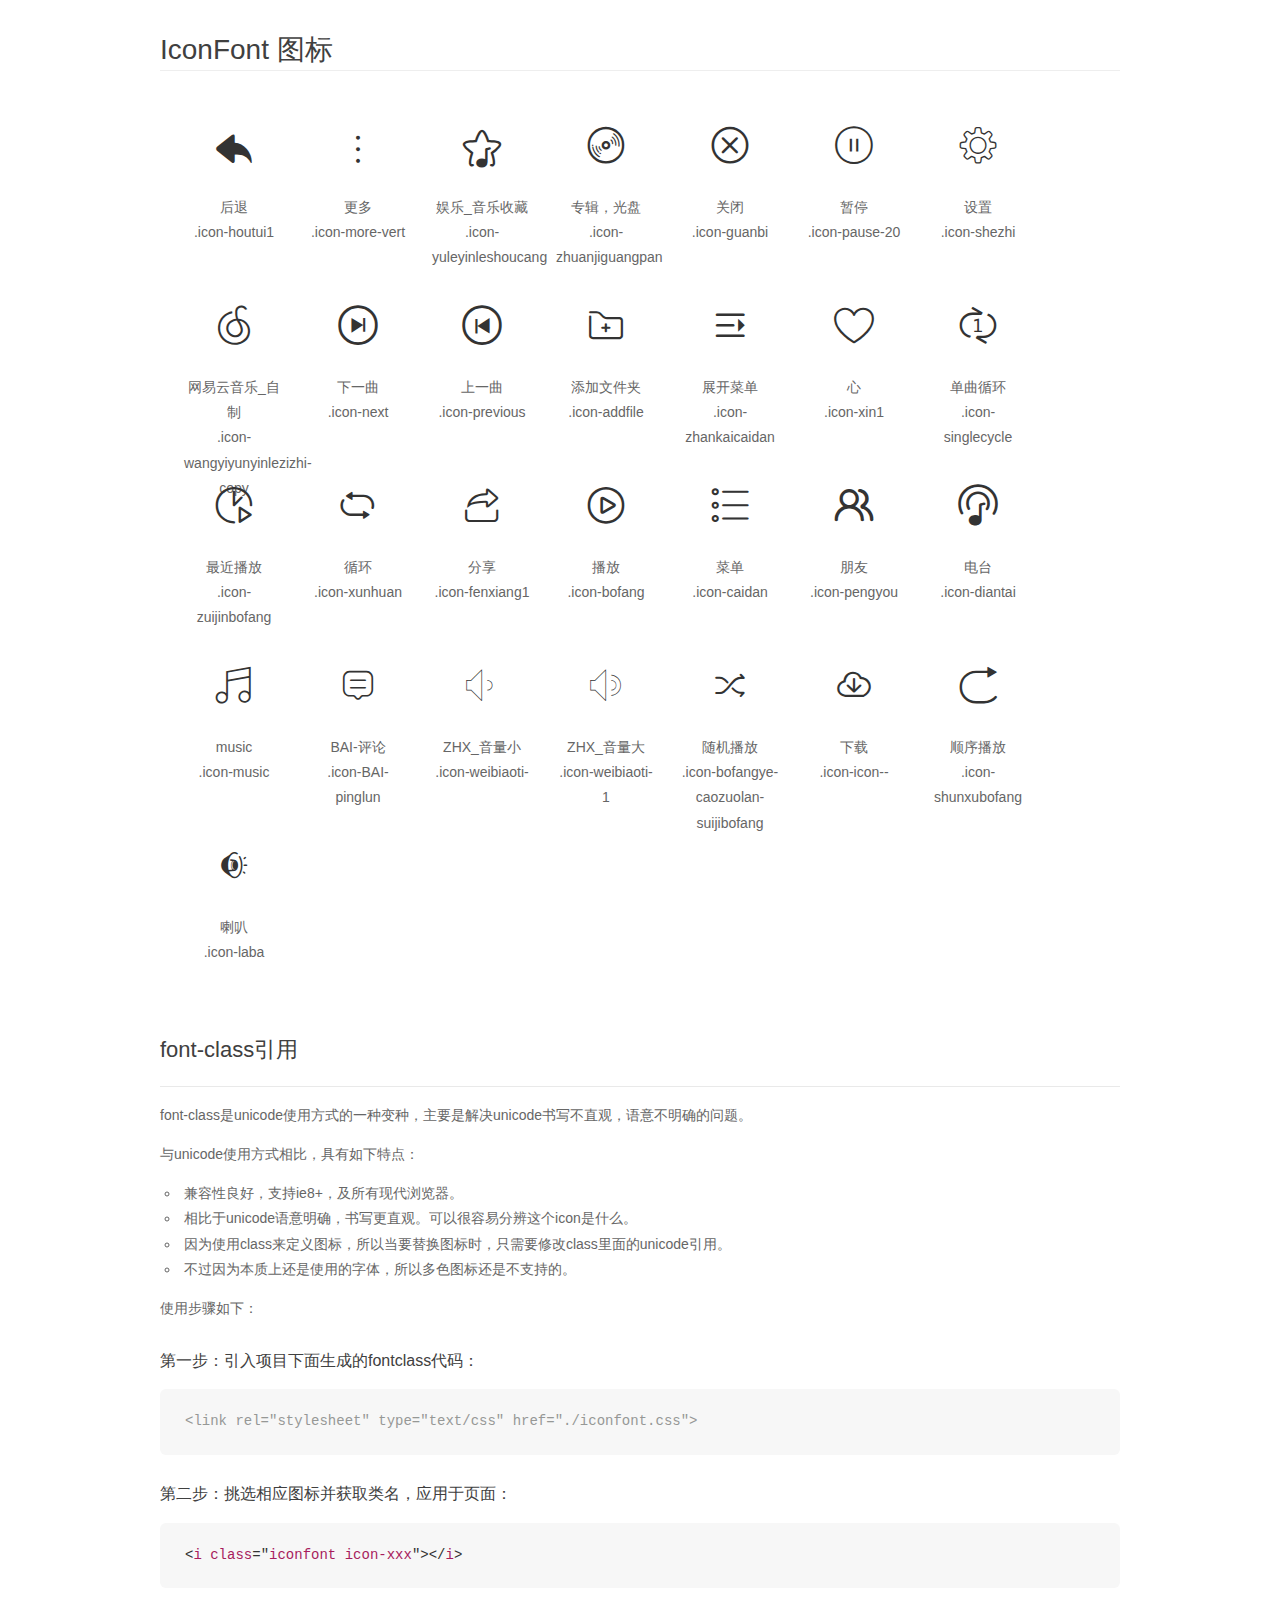
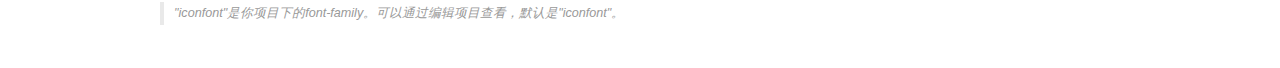
<file: public/font/demo_fontclass.html>
<!DOCTYPE html>
<html>
<head>
    <meta charset="utf-8"/>
    <title>IconFont</title>
    <link rel="stylesheet" href="demo.css">
    <link rel="stylesheet" href="iconfont.css">
</head>
<body>
    <div class="main markdown">
        <h1>IconFont 图标</h1>
        <ul class="icon_lists clear">
            
                <li>
                <i class="icon iconfont icon-houtui1"></i>
                    <div class="name">后退</div>
                    <div class="fontclass">.icon-houtui1</div>
                </li>
            
                <li>
                <i class="icon iconfont icon-more-vert"></i>
                    <div class="name">更多</div>
                    <div class="fontclass">.icon-more-vert</div>
                </li>
            
                <li>
                <i class="icon iconfont icon-yuleyinleshoucang"></i>
                    <div class="name">娱乐_音乐收藏</div>
                    <div class="fontclass">.icon-yuleyinleshoucang</div>
                </li>
            
                <li>
                <i class="icon iconfont icon-zhuanjiguangpan"></i>
                    <div class="name">专辑，光盘</div>
                    <div class="fontclass">.icon-zhuanjiguangpan</div>
                </li>
            
                <li>
                <i class="icon iconfont icon-guanbi"></i>
                    <div class="name">关闭</div>
                    <div class="fontclass">.icon-guanbi</div>
                </li>
            
                <li>
                <i class="icon iconfont icon-pause-20"></i>
                    <div class="name">暂停</div>
                    <div class="fontclass">.icon-pause-20</div>
                </li>
            
                <li>
                <i class="icon iconfont icon-shezhi"></i>
                    <div class="name">设置</div>
                    <div class="fontclass">.icon-shezhi</div>
                </li>
            
                <li>
                <i class="icon iconfont icon-wangyiyunyinlezizhi-copy"></i>
                    <div class="name">网易云音乐_自制</div>
                    <div class="fontclass">.icon-wangyiyunyinlezizhi-copy</div>
                </li>
            
                <li>
                <i class="icon iconfont icon-next"></i>
                    <div class="name">下一曲</div>
                    <div class="fontclass">.icon-next</div>
                </li>
            
                <li>
                <i class="icon iconfont icon-previous"></i>
                    <div class="name">上一曲</div>
                    <div class="fontclass">.icon-previous</div>
                </li>
            
                <li>
                <i class="icon iconfont icon-addfile"></i>
                    <div class="name">添加文件夹</div>
                    <div class="fontclass">.icon-addfile</div>
                </li>
            
                <li>
                <i class="icon iconfont icon-zhankaicaidan"></i>
                    <div class="name">展开菜单</div>
                    <div class="fontclass">.icon-zhankaicaidan</div>
                </li>
            
                <li>
                <i class="icon iconfont icon-xin1"></i>
                    <div class="name">心</div>
                    <div class="fontclass">.icon-xin1</div>
                </li>
            
                <li>
                <i class="icon iconfont icon-singlecycle"></i>
                    <div class="name">单曲循环</div>
                    <div class="fontclass">.icon-singlecycle</div>
                </li>
            
                <li>
                <i class="icon iconfont icon-zuijinbofang"></i>
                    <div class="name">最近播放</div>
                    <div class="fontclass">.icon-zuijinbofang</div>
                </li>
            
                <li>
                <i class="icon iconfont icon-xunhuan"></i>
                    <div class="name">循环</div>
                    <div class="fontclass">.icon-xunhuan</div>
                </li>
            
                <li>
                <i class="icon iconfont icon-fenxiang1"></i>
                    <div class="name">分享</div>
                    <div class="fontclass">.icon-fenxiang1</div>
                </li>
            
                <li>
                <i class="icon iconfont icon-bofang"></i>
                    <div class="name">播放</div>
                    <div class="fontclass">.icon-bofang</div>
                </li>
            
                <li>
                <i class="icon iconfont icon-caidan"></i>
                    <div class="name">菜单</div>
                    <div class="fontclass">.icon-caidan</div>
                </li>
            
                <li>
                <i class="icon iconfont icon-pengyou"></i>
                    <div class="name">朋友</div>
                    <div class="fontclass">.icon-pengyou</div>
                </li>
            
                <li>
                <i class="icon iconfont icon-diantai"></i>
                    <div class="name">电台</div>
                    <div class="fontclass">.icon-diantai</div>
                </li>
            
                <li>
                <i class="icon iconfont icon-music"></i>
                    <div class="name">music</div>
                    <div class="fontclass">.icon-music</div>
                </li>
            
                <li>
                <i class="icon iconfont icon-BAI-pinglun"></i>
                    <div class="name">BAI-评论</div>
                    <div class="fontclass">.icon-BAI-pinglun</div>
                </li>
            
                <li>
                <i class="icon iconfont icon-weibiaoti-"></i>
                    <div class="name">ZHX_音量小</div>
                    <div class="fontclass">.icon-weibiaoti-</div>
                </li>
            
                <li>
                <i class="icon iconfont icon-weibiaoti-1"></i>
                    <div class="name">ZHX_音量大</div>
                    <div class="fontclass">.icon-weibiaoti-1</div>
                </li>
            
                <li>
                <i class="icon iconfont icon-bofangye-caozuolan-suijibofang"></i>
                    <div class="name">随机播放</div>
                    <div class="fontclass">.icon-bofangye-caozuolan-suijibofang</div>
                </li>
            
                <li>
                <i class="icon iconfont icon-icon--"></i>
                    <div class="name">下载</div>
                    <div class="fontclass">.icon-icon--</div>
                </li>
            
                <li>
                <i class="icon iconfont icon-shunxubofang"></i>
                    <div class="name">顺序播放</div>
                    <div class="fontclass">.icon-shunxubofang</div>
                </li>
            
                <li>
                <i class="icon iconfont icon-laba"></i>
                    <div class="name">喇叭</div>
                    <div class="fontclass">.icon-laba</div>
                </li>
            
        </ul>

        <h2 id="font-class-">font-class引用</h2>
        <hr>

        <p>font-class是unicode使用方式的一种变种，主要是解决unicode书写不直观，语意不明确的问题。</p>
        <p>与unicode使用方式相比，具有如下特点：</p>
        <ul>
        <li>兼容性良好，支持ie8+，及所有现代浏览器。</li>
        <li>相比于unicode语意明确，书写更直观。可以很容易分辨这个icon是什么。</li>
        <li>因为使用class来定义图标，所以当要替换图标时，只需要修改class里面的unicode引用。</li>
        <li>不过因为本质上还是使用的字体，所以多色图标还是不支持的。</li>
        </ul>
        <p>使用步骤如下：</p>
        <h3 id="-fontclass-">第一步：引入项目下面生成的fontclass代码：</h3>


        <pre><code class="lang-js hljs javascript"><span class="hljs-comment">&lt;link rel="stylesheet" type="text/css" href="./iconfont.css"&gt;</span></code></pre>
        <h3 id="-">第二步：挑选相应图标并获取类名，应用于页面：</h3>
        <pre><code class="lang-css hljs">&lt;<span class="hljs-selector-tag">i</span> <span class="hljs-selector-tag">class</span>="<span class="hljs-selector-tag">iconfont</span> <span class="hljs-selector-tag">icon-xxx</span>"&gt;&lt;/<span class="hljs-selector-tag">i</span>&gt;</code></pre>
        <blockquote>
        <p>"iconfont"是你项目下的font-family。可以通过编辑项目查看，默认是"iconfont"。</p>
        </blockquote>
    </div>
</body>
</html>
</file>
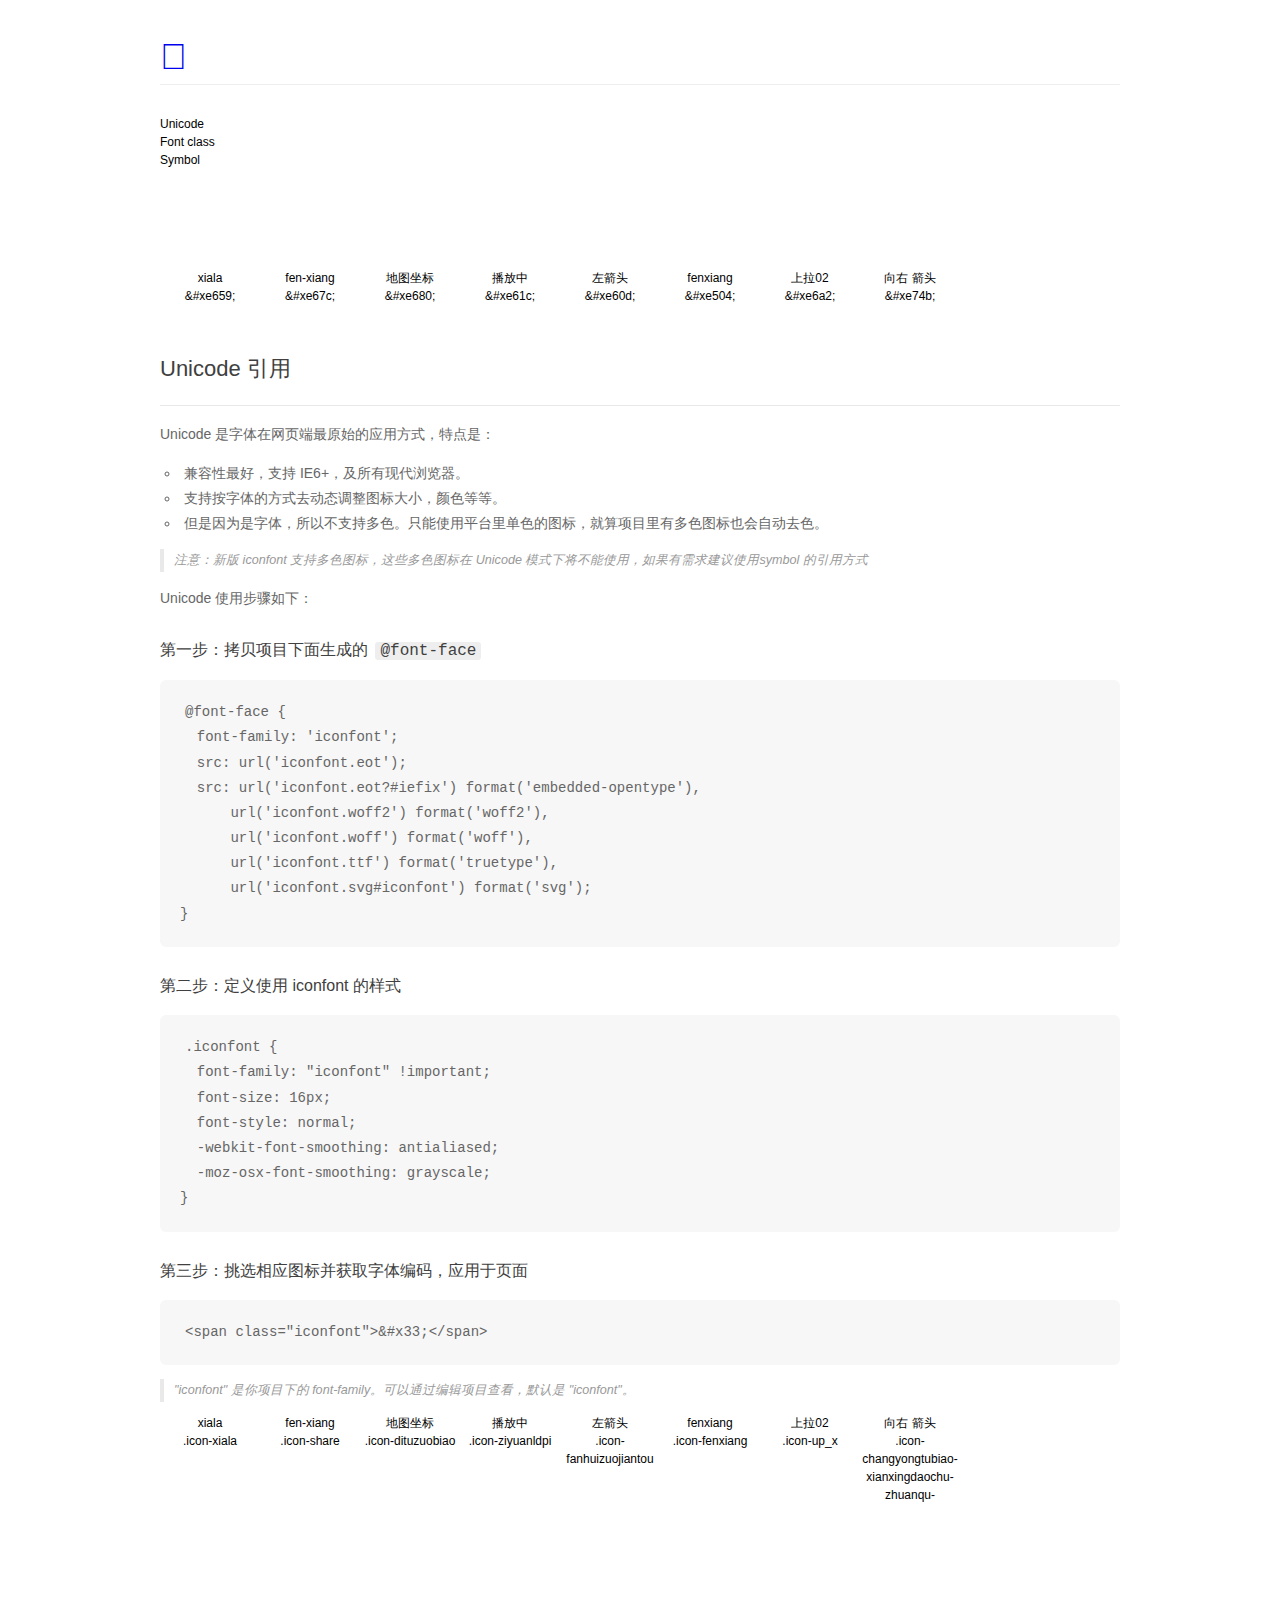
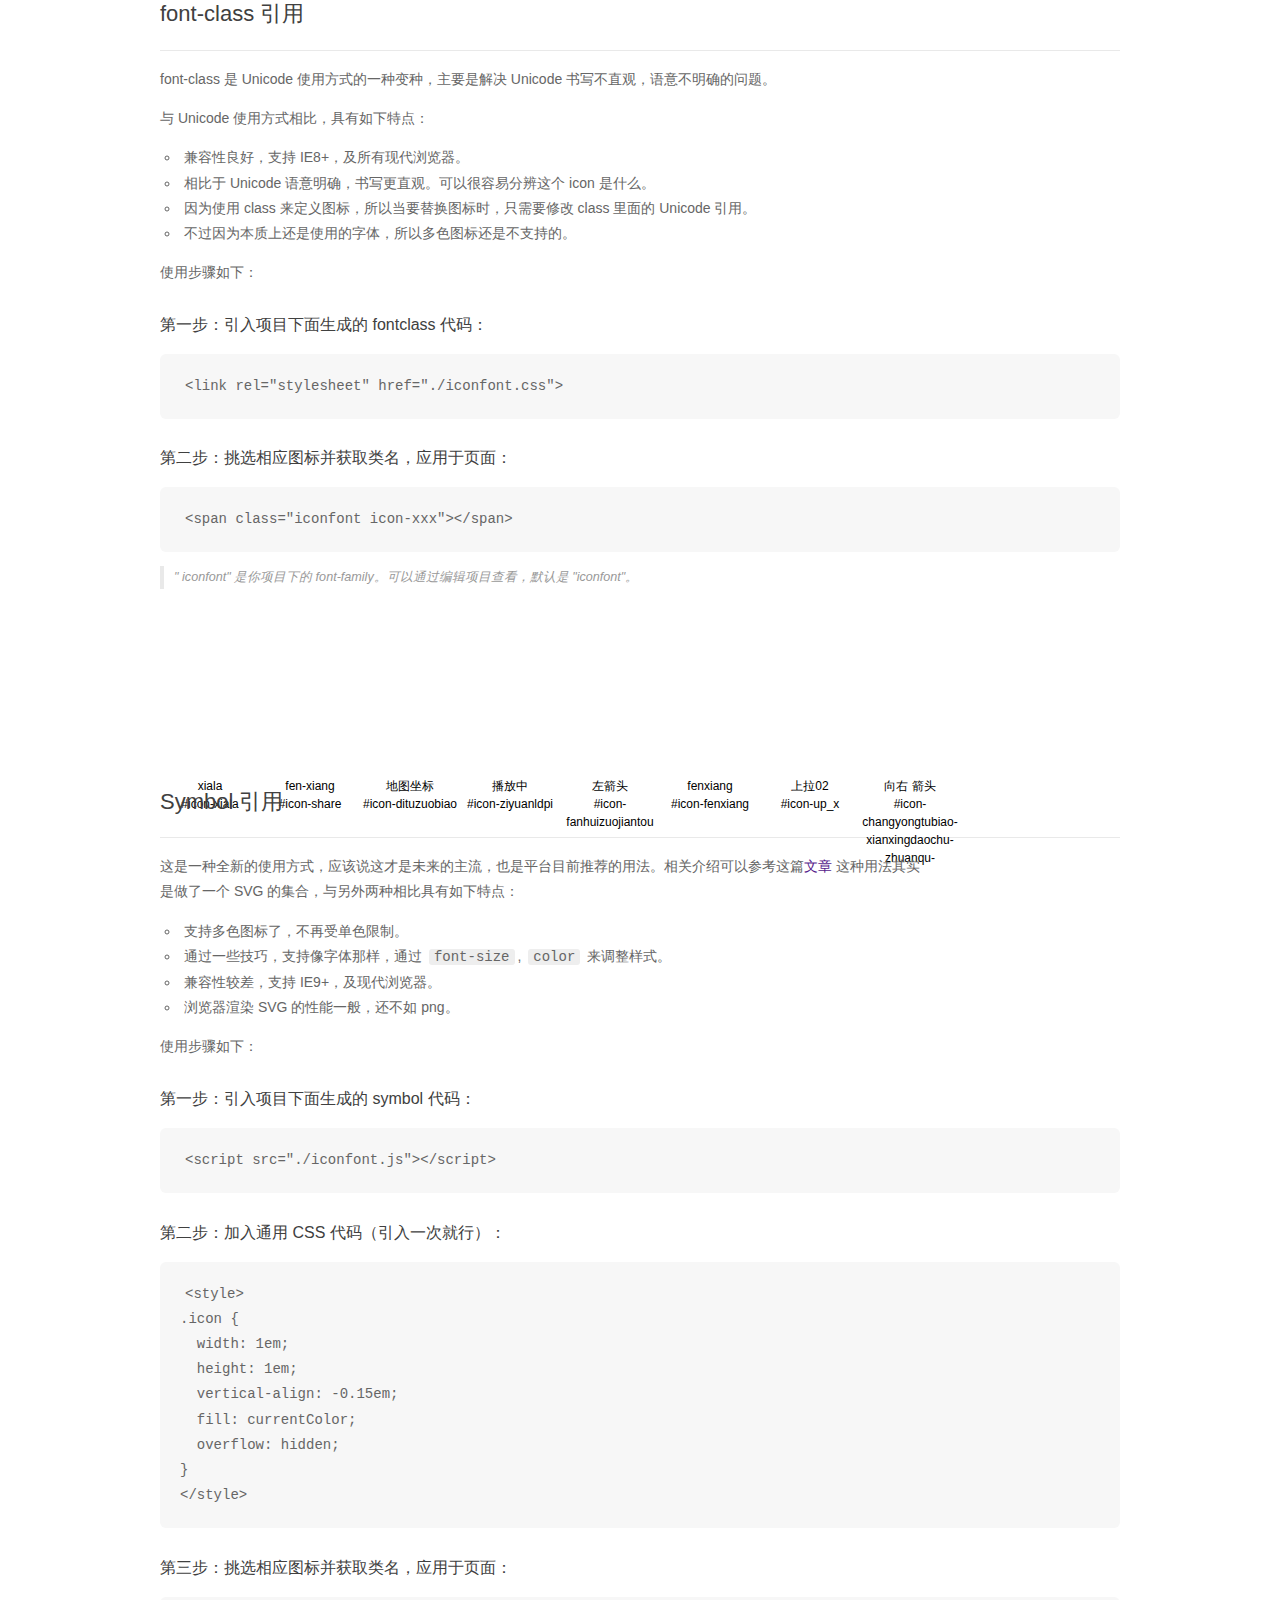
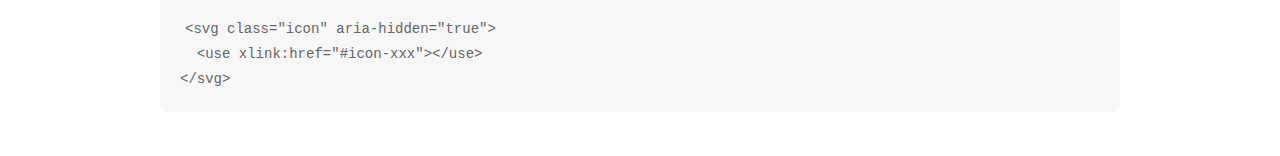
<file: public/font/demo_index.html>
<!DOCTYPE html>
<html>
<head>
  <meta charset="utf-8"/>
  <title>IconFont Demo</title>
  <link rel="shortcut icon" href="https://gtms04.alicdn.com/tps/i4/TB1_oz6GVXXXXaFXpXXJDFnIXXX-64-64.ico" type="image/x-icon"/>
  <link rel="stylesheet" href="https://g.alicdn.com/thx/cube/1.3.2/cube.min.css">
  <link rel="stylesheet" href="demo.css">
  <link rel="stylesheet" href="iconfont.css">
  <script src="iconfont.js"></script>
  <!-- jQuery -->
  <script src="https://a1.alicdn.com/oss/uploads/2018/12/26/7bfddb60-08e8-11e9-9b04-53e73bb6408b.js"></script>
  <!-- 代码高亮 -->
  <script src="https://a1.alicdn.com/oss/uploads/2018/12/26/a3f714d0-08e6-11e9-8a15-ebf944d7534c.js"></script>
</head>
<body>
  <div class="main">
    <h1 class="logo"><a href="https://www.iconfont.cn/" title="iconfont 首页" target="_blank">&#xe86b;</a></h1>
    <div class="nav-tabs">
      <ul id="tabs" class="dib-box">
        <li class="dib active"><span>Unicode</span></li>
        <li class="dib"><span>Font class</span></li>
        <li class="dib"><span>Symbol</span></li>
      </ul>
      
    </div>
    <div class="tab-container">
      <div class="content unicode" style="display: block;">
          <ul class="icon_lists dib-box">
          
            <li class="dib">
              <span class="icon iconfont">&#xe659;</span>
                <div class="name">xiala</div>
                <div class="code-name">&amp;#xe659;</div>
              </li>
          
            <li class="dib">
              <span class="icon iconfont">&#xe67c;</span>
                <div class="name">fen-xiang</div>
                <div class="code-name">&amp;#xe67c;</div>
              </li>
          
            <li class="dib">
              <span class="icon iconfont">&#xe680;</span>
                <div class="name">地图坐标</div>
                <div class="code-name">&amp;#xe680;</div>
              </li>
          
            <li class="dib">
              <span class="icon iconfont">&#xe61c;</span>
                <div class="name">播放中</div>
                <div class="code-name">&amp;#xe61c;</div>
              </li>
          
            <li class="dib">
              <span class="icon iconfont">&#xe60d;</span>
                <div class="name">左箭头</div>
                <div class="code-name">&amp;#xe60d;</div>
              </li>
          
            <li class="dib">
              <span class="icon iconfont">&#xe504;</span>
                <div class="name">fenxiang</div>
                <div class="code-name">&amp;#xe504;</div>
              </li>
          
            <li class="dib">
              <span class="icon iconfont">&#xe6a2;</span>
                <div class="name">上拉02</div>
                <div class="code-name">&amp;#xe6a2;</div>
              </li>
          
            <li class="dib">
              <span class="icon iconfont">&#xe74b;</span>
                <div class="name">向右 箭头</div>
                <div class="code-name">&amp;#xe74b;</div>
              </li>
          
          </ul>
          <div class="article markdown">
          <h2 id="unicode-">Unicode 引用</h2>
          <hr>

          <p>Unicode 是字体在网页端最原始的应用方式，特点是：</p>
          <ul>
            <li>兼容性最好，支持 IE6+，及所有现代浏览器。</li>
            <li>支持按字体的方式去动态调整图标大小，颜色等等。</li>
            <li>但是因为是字体，所以不支持多色。只能使用平台里单色的图标，就算项目里有多色图标也会自动去色。</li>
          </ul>
          <blockquote>
            <p>注意：新版 iconfont 支持多色图标，这些多色图标在 Unicode 模式下将不能使用，如果有需求建议使用symbol 的引用方式</p>
          </blockquote>
          <p>Unicode 使用步骤如下：</p>
          <h3 id="-font-face">第一步：拷贝项目下面生成的 <code>@font-face</code></h3>
<pre><code class="language-css"
>@font-face {
  font-family: 'iconfont';
  src: url('iconfont.eot');
  src: url('iconfont.eot?#iefix') format('embedded-opentype'),
      url('iconfont.woff2') format('woff2'),
      url('iconfont.woff') format('woff'),
      url('iconfont.ttf') format('truetype'),
      url('iconfont.svg#iconfont') format('svg');
}
</code></pre>
          <h3 id="-iconfont-">第二步：定义使用 iconfont 的样式</h3>
<pre><code class="language-css"
>.iconfont {
  font-family: "iconfont" !important;
  font-size: 16px;
  font-style: normal;
  -webkit-font-smoothing: antialiased;
  -moz-osx-font-smoothing: grayscale;
}
</code></pre>
          <h3 id="-">第三步：挑选相应图标并获取字体编码，应用于页面</h3>
<pre>
<code class="language-html"
>&lt;span class="iconfont"&gt;&amp;#x33;&lt;/span&gt;
</code></pre>
          <blockquote>
            <p>"iconfont" 是你项目下的 font-family。可以通过编辑项目查看，默认是 "iconfont"。</p>
          </blockquote>
          </div>
      </div>
      <div class="content font-class">
        <ul class="icon_lists dib-box">
          
          <li class="dib">
            <span class="icon iconfont icon-xiala"></span>
            <div class="name">
              xiala
            </div>
            <div class="code-name">.icon-xiala
            </div>
          </li>
          
          <li class="dib">
            <span class="icon iconfont icon-share"></span>
            <div class="name">
              fen-xiang
            </div>
            <div class="code-name">.icon-share
            </div>
          </li>
          
          <li class="dib">
            <span class="icon iconfont icon-dituzuobiao"></span>
            <div class="name">
              地图坐标
            </div>
            <div class="code-name">.icon-dituzuobiao
            </div>
          </li>
          
          <li class="dib">
            <span class="icon iconfont icon-ziyuanldpi"></span>
            <div class="name">
              播放中
            </div>
            <div class="code-name">.icon-ziyuanldpi
            </div>
          </li>
          
          <li class="dib">
            <span class="icon iconfont icon-fanhuizuojiantou"></span>
            <div class="name">
              左箭头
            </div>
            <div class="code-name">.icon-fanhuizuojiantou
            </div>
          </li>
          
          <li class="dib">
            <span class="icon iconfont icon-fenxiang"></span>
            <div class="name">
              fenxiang
            </div>
            <div class="code-name">.icon-fenxiang
            </div>
          </li>
          
          <li class="dib">
            <span class="icon iconfont icon-up_x"></span>
            <div class="name">
              上拉02
            </div>
            <div class="code-name">.icon-up_x
            </div>
          </li>
          
          <li class="dib">
            <span class="icon iconfont icon-changyongtubiao-xianxingdaochu-zhuanqu-"></span>
            <div class="name">
              向右 箭头
            </div>
            <div class="code-name">.icon-changyongtubiao-xianxingdaochu-zhuanqu-
            </div>
          </li>
          
        </ul>
        <div class="article markdown">
        <h2 id="font-class-">font-class 引用</h2>
        <hr>

        <p>font-class 是 Unicode 使用方式的一种变种，主要是解决 Unicode 书写不直观，语意不明确的问题。</p>
        <p>与 Unicode 使用方式相比，具有如下特点：</p>
        <ul>
          <li>兼容性良好，支持 IE8+，及所有现代浏览器。</li>
          <li>相比于 Unicode 语意明确，书写更直观。可以很容易分辨这个 icon 是什么。</li>
          <li>因为使用 class 来定义图标，所以当要替换图标时，只需要修改 class 里面的 Unicode 引用。</li>
          <li>不过因为本质上还是使用的字体，所以多色图标还是不支持的。</li>
        </ul>
        <p>使用步骤如下：</p>
        <h3 id="-fontclass-">第一步：引入项目下面生成的 fontclass 代码：</h3>
<pre><code class="language-html">&lt;link rel="stylesheet" href="./iconfont.css"&gt;
</code></pre>
        <h3 id="-">第二步：挑选相应图标并获取类名，应用于页面：</h3>
<pre><code class="language-html">&lt;span class="iconfont icon-xxx"&gt;&lt;/span&gt;
</code></pre>
        <blockquote>
          <p>"
            iconfont" 是你项目下的 font-family。可以通过编辑项目查看，默认是 "iconfont"。</p>
        </blockquote>
      </div>
      </div>
      <div class="content symbol">
          <ul class="icon_lists dib-box">
          
            <li class="dib">
                <svg class="icon svg-icon" aria-hidden="true">
                  <use xlink:href="#icon-xiala"></use>
                </svg>
                <div class="name">xiala</div>
                <div class="code-name">#icon-xiala</div>
            </li>
          
            <li class="dib">
                <svg class="icon svg-icon" aria-hidden="true">
                  <use xlink:href="#icon-share"></use>
                </svg>
                <div class="name">fen-xiang</div>
                <div class="code-name">#icon-share</div>
            </li>
          
            <li class="dib">
                <svg class="icon svg-icon" aria-hidden="true">
                  <use xlink:href="#icon-dituzuobiao"></use>
                </svg>
                <div class="name">地图坐标</div>
                <div class="code-name">#icon-dituzuobiao</div>
            </li>
          
            <li class="dib">
                <svg class="icon svg-icon" aria-hidden="true">
                  <use xlink:href="#icon-ziyuanldpi"></use>
                </svg>
                <div class="name">播放中</div>
                <div class="code-name">#icon-ziyuanldpi</div>
            </li>
          
            <li class="dib">
                <svg class="icon svg-icon" aria-hidden="true">
                  <use xlink:href="#icon-fanhuizuojiantou"></use>
                </svg>
                <div class="name">左箭头</div>
                <div class="code-name">#icon-fanhuizuojiantou</div>
            </li>
          
            <li class="dib">
                <svg class="icon svg-icon" aria-hidden="true">
                  <use xlink:href="#icon-fenxiang"></use>
                </svg>
                <div class="name">fenxiang</div>
                <div class="code-name">#icon-fenxiang</div>
            </li>
          
            <li class="dib">
                <svg class="icon svg-icon" aria-hidden="true">
                  <use xlink:href="#icon-up_x"></use>
                </svg>
                <div class="name">上拉02</div>
                <div class="code-name">#icon-up_x</div>
            </li>
          
            <li class="dib">
                <svg class="icon svg-icon" aria-hidden="true">
                  <use xlink:href="#icon-changyongtubiao-xianxingdaochu-zhuanqu-"></use>
                </svg>
                <div class="name">向右 箭头</div>
                <div class="code-name">#icon-changyongtubiao-xianxingdaochu-zhuanqu-</div>
            </li>
          
          </ul>
          <div class="article markdown">
          <h2 id="symbol-">Symbol 引用</h2>
          <hr>

          <p>这是一种全新的使用方式，应该说这才是未来的主流，也是平台目前推荐的用法。相关介绍可以参考这篇<a href="">文章</a>
            这种用法其实是做了一个 SVG 的集合，与另外两种相比具有如下特点：</p>
          <ul>
            <li>支持多色图标了，不再受单色限制。</li>
            <li>通过一些技巧，支持像字体那样，通过 <code>font-size</code>, <code>color</code> 来调整样式。</li>
            <li>兼容性较差，支持 IE9+，及现代浏览器。</li>
            <li>浏览器渲染 SVG 的性能一般，还不如 png。</li>
          </ul>
          <p>使用步骤如下：</p>
          <h3 id="-symbol-">第一步：引入项目下面生成的 symbol 代码：</h3>
<pre><code class="language-html">&lt;script src="./iconfont.js"&gt;&lt;/script&gt;
</code></pre>
          <h3 id="-css-">第二步：加入通用 CSS 代码（引入一次就行）：</h3>
<pre><code class="language-html">&lt;style&gt;
.icon {
  width: 1em;
  height: 1em;
  vertical-align: -0.15em;
  fill: currentColor;
  overflow: hidden;
}
&lt;/style&gt;
</code></pre>
          <h3 id="-">第三步：挑选相应图标并获取类名，应用于页面：</h3>
<pre><code class="language-html">&lt;svg class="icon" aria-hidden="true"&gt;
  &lt;use xlink:href="#icon-xxx"&gt;&lt;/use&gt;
&lt;/svg&gt;
</code></pre>
          </div>
      </div>

    </div>
  </div>
  <script>
  $(document).ready(function () {
      $('.tab-container .content:first').show()

      $('#tabs li').click(function (e) {
        var tabContent = $('.tab-container .content')
        var index = $(this).index()

        if ($(this).hasClass('active')) {
          return
        } else {
          $('#tabs li').removeClass('active')
          $(this).addClass('active')

          tabContent.hide().eq(index).fadeIn()
        }
      })
    })
  </script>
</body>
</html>
</file>
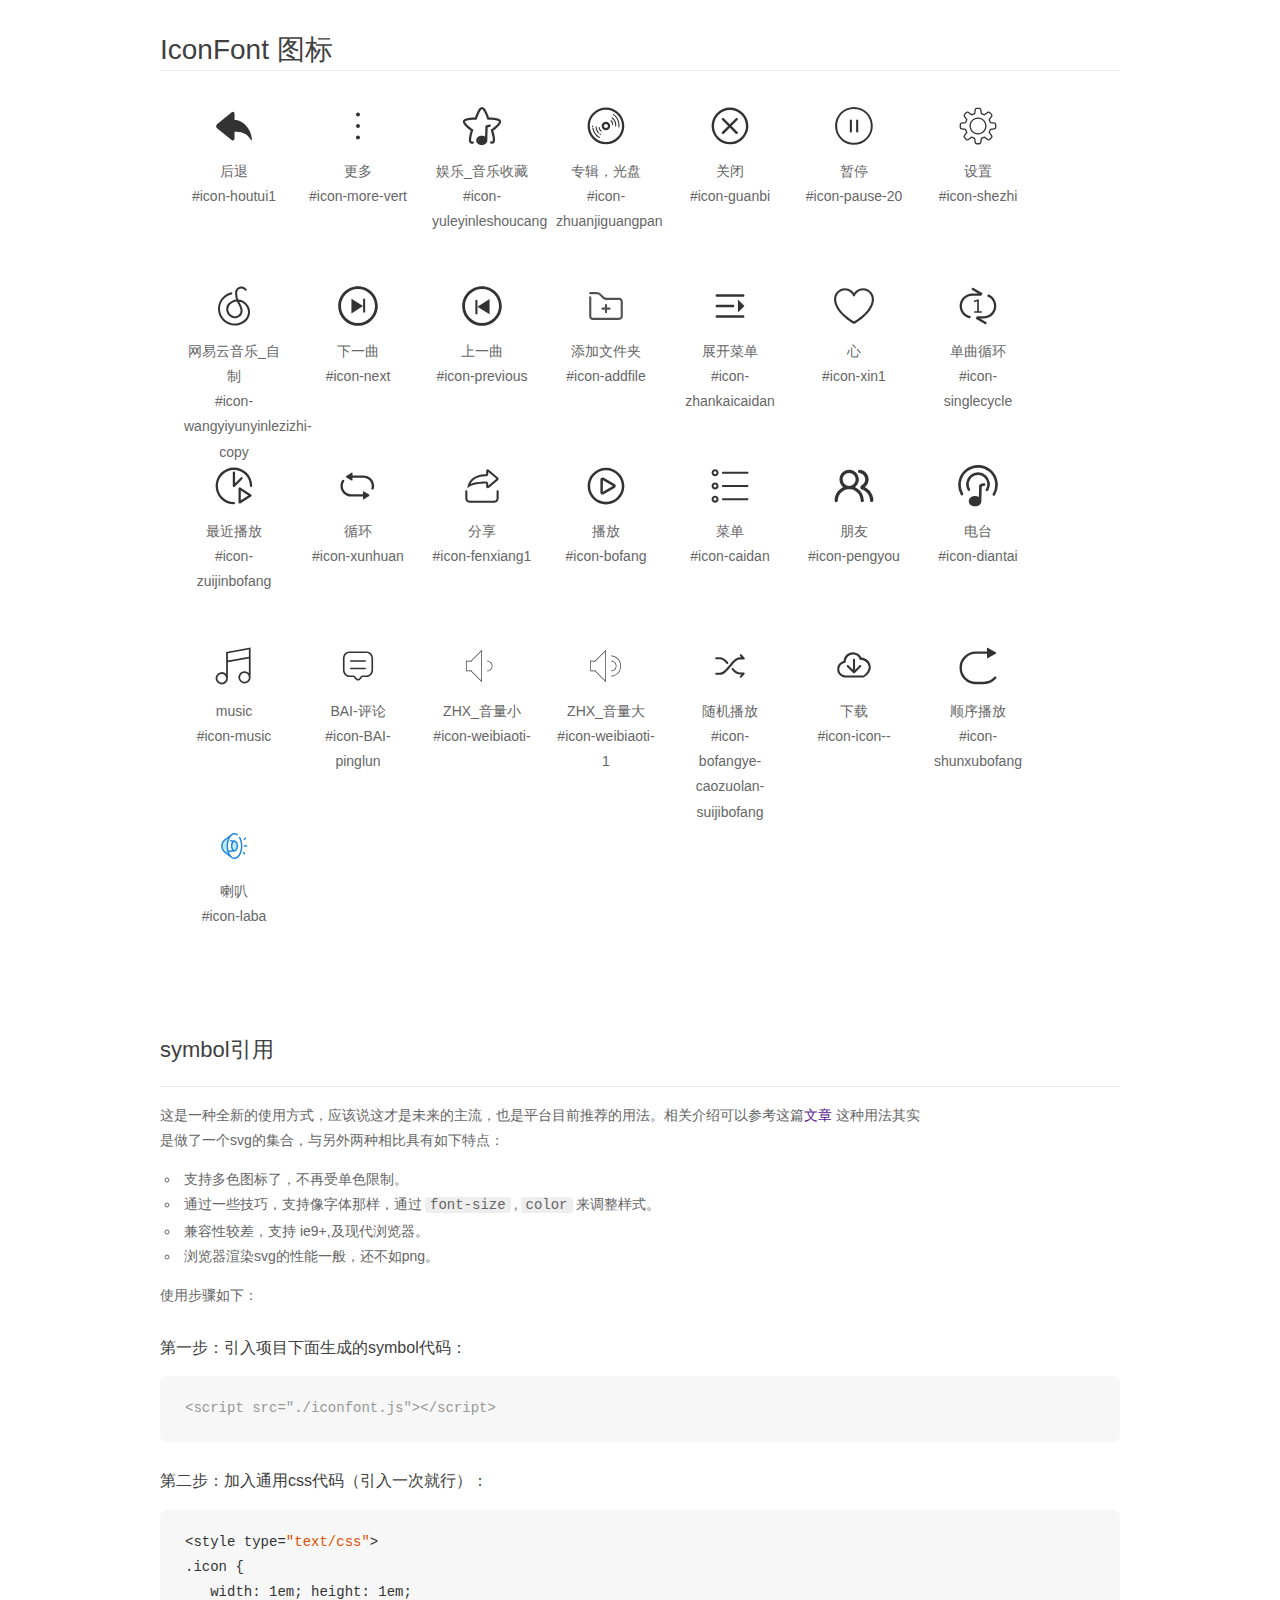
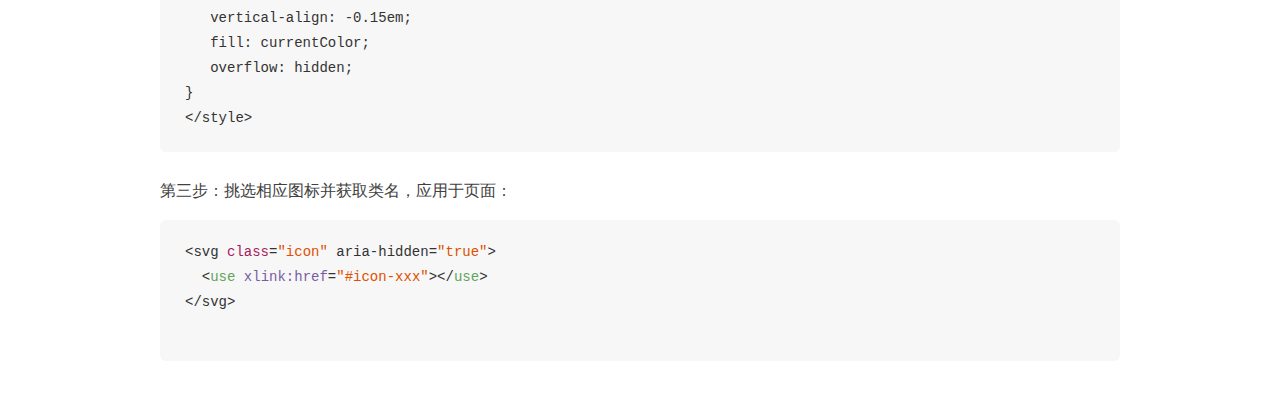
<file: public/font/demo_symbol.html>
<!DOCTYPE html>
<html>
<head>
    <meta charset="utf-8"/>
    <title>IconFont</title>
    <link rel="stylesheet" href="demo.css">
    <script src="iconfont.js"></script>

    <style type="text/css">
        .icon {
          /* 通过设置 font-size 来改变图标大小 */
          width: 1em; height: 1em;
          /* 图标和文字相邻时，垂直对齐 */
          vertical-align: -0.15em;
          /* 通过设置 color 来改变 SVG 的颜色/fill */
          fill: currentColor;
          /* path 和 stroke 溢出 viewBox 部分在 IE 下会显示
             normalize.css 中也包含这行 */
          overflow: hidden;
        }

    </style>
</head>
<body>
    <div class="main markdown">
        <h1>IconFont 图标</h1>
        <ul class="icon_lists clear">
            
                <li>
                    <svg class="icon" aria-hidden="true">
                        <use xlink:href="#icon-houtui1"></use>
                    </svg>
                    <div class="name">后退</div>
                    <div class="fontclass">#icon-houtui1</div>
                </li>
            
                <li>
                    <svg class="icon" aria-hidden="true">
                        <use xlink:href="#icon-more-vert"></use>
                    </svg>
                    <div class="name">更多</div>
                    <div class="fontclass">#icon-more-vert</div>
                </li>
            
                <li>
                    <svg class="icon" aria-hidden="true">
                        <use xlink:href="#icon-yuleyinleshoucang"></use>
                    </svg>
                    <div class="name">娱乐_音乐收藏</div>
                    <div class="fontclass">#icon-yuleyinleshoucang</div>
                </li>
            
                <li>
                    <svg class="icon" aria-hidden="true">
                        <use xlink:href="#icon-zhuanjiguangpan"></use>
                    </svg>
                    <div class="name">专辑，光盘</div>
                    <div class="fontclass">#icon-zhuanjiguangpan</div>
                </li>
            
                <li>
                    <svg class="icon" aria-hidden="true">
                        <use xlink:href="#icon-guanbi"></use>
                    </svg>
                    <div class="name">关闭</div>
                    <div class="fontclass">#icon-guanbi</div>
                </li>
            
                <li>
                    <svg class="icon" aria-hidden="true">
                        <use xlink:href="#icon-pause-20"></use>
                    </svg>
                    <div class="name">暂停</div>
                    <div class="fontclass">#icon-pause-20</div>
                </li>
            
                <li>
                    <svg class="icon" aria-hidden="true">
                        <use xlink:href="#icon-shezhi"></use>
                    </svg>
                    <div class="name">设置</div>
                    <div class="fontclass">#icon-shezhi</div>
                </li>
            
                <li>
                    <svg class="icon" aria-hidden="true">
                        <use xlink:href="#icon-wangyiyunyinlezizhi-copy"></use>
                    </svg>
                    <div class="name">网易云音乐_自制</div>
                    <div class="fontclass">#icon-wangyiyunyinlezizhi-copy</div>
                </li>
            
                <li>
                    <svg class="icon" aria-hidden="true">
                        <use xlink:href="#icon-next"></use>
                    </svg>
                    <div class="name">下一曲</div>
                    <div class="fontclass">#icon-next</div>
                </li>
            
                <li>
                    <svg class="icon" aria-hidden="true">
                        <use xlink:href="#icon-previous"></use>
                    </svg>
                    <div class="name">上一曲</div>
                    <div class="fontclass">#icon-previous</div>
                </li>
            
                <li>
                    <svg class="icon" aria-hidden="true">
                        <use xlink:href="#icon-addfile"></use>
                    </svg>
                    <div class="name">添加文件夹</div>
                    <div class="fontclass">#icon-addfile</div>
                </li>
            
                <li>
                    <svg class="icon" aria-hidden="true">
                        <use xlink:href="#icon-zhankaicaidan"></use>
                    </svg>
                    <div class="name">展开菜单</div>
                    <div class="fontclass">#icon-zhankaicaidan</div>
                </li>
            
                <li>
                    <svg class="icon" aria-hidden="true">
                        <use xlink:href="#icon-xin1"></use>
                    </svg>
                    <div class="name">心</div>
                    <div class="fontclass">#icon-xin1</div>
                </li>
            
                <li>
                    <svg class="icon" aria-hidden="true">
                        <use xlink:href="#icon-singlecycle"></use>
                    </svg>
                    <div class="name">单曲循环</div>
                    <div class="fontclass">#icon-singlecycle</div>
                </li>
            
                <li>
                    <svg class="icon" aria-hidden="true">
                        <use xlink:href="#icon-zuijinbofang"></use>
                    </svg>
                    <div class="name">最近播放</div>
                    <div class="fontclass">#icon-zuijinbofang</div>
                </li>
            
                <li>
                    <svg class="icon" aria-hidden="true">
                        <use xlink:href="#icon-xunhuan"></use>
                    </svg>
                    <div class="name">循环</div>
                    <div class="fontclass">#icon-xunhuan</div>
                </li>
            
                <li>
                    <svg class="icon" aria-hidden="true">
                        <use xlink:href="#icon-fenxiang1"></use>
                    </svg>
                    <div class="name">分享</div>
                    <div class="fontclass">#icon-fenxiang1</div>
                </li>
            
                <li>
                    <svg class="icon" aria-hidden="true">
                        <use xlink:href="#icon-bofang"></use>
                    </svg>
                    <div class="name">播放</div>
                    <div class="fontclass">#icon-bofang</div>
                </li>
            
                <li>
                    <svg class="icon" aria-hidden="true">
                        <use xlink:href="#icon-caidan"></use>
                    </svg>
                    <div class="name">菜单</div>
                    <div class="fontclass">#icon-caidan</div>
                </li>
            
                <li>
                    <svg class="icon" aria-hidden="true">
                        <use xlink:href="#icon-pengyou"></use>
                    </svg>
                    <div class="name">朋友</div>
                    <div class="fontclass">#icon-pengyou</div>
                </li>
            
                <li>
                    <svg class="icon" aria-hidden="true">
                        <use xlink:href="#icon-diantai"></use>
                    </svg>
                    <div class="name">电台</div>
                    <div class="fontclass">#icon-diantai</div>
                </li>
            
                <li>
                    <svg class="icon" aria-hidden="true">
                        <use xlink:href="#icon-music"></use>
                    </svg>
                    <div class="name">music</div>
                    <div class="fontclass">#icon-music</div>
                </li>
            
                <li>
                    <svg class="icon" aria-hidden="true">
                        <use xlink:href="#icon-BAI-pinglun"></use>
                    </svg>
                    <div class="name">BAI-评论</div>
                    <div class="fontclass">#icon-BAI-pinglun</div>
                </li>
            
                <li>
                    <svg class="icon" aria-hidden="true">
                        <use xlink:href="#icon-weibiaoti-"></use>
                    </svg>
                    <div class="name">ZHX_音量小</div>
                    <div class="fontclass">#icon-weibiaoti-</div>
                </li>
            
                <li>
                    <svg class="icon" aria-hidden="true">
                        <use xlink:href="#icon-weibiaoti-1"></use>
                    </svg>
                    <div class="name">ZHX_音量大</div>
                    <div class="fontclass">#icon-weibiaoti-1</div>
                </li>
            
                <li>
                    <svg class="icon" aria-hidden="true">
                        <use xlink:href="#icon-bofangye-caozuolan-suijibofang"></use>
                    </svg>
                    <div class="name">随机播放</div>
                    <div class="fontclass">#icon-bofangye-caozuolan-suijibofang</div>
                </li>
            
                <li>
                    <svg class="icon" aria-hidden="true">
                        <use xlink:href="#icon-icon--"></use>
                    </svg>
                    <div class="name">下载</div>
                    <div class="fontclass">#icon-icon--</div>
                </li>
            
                <li>
                    <svg class="icon" aria-hidden="true">
                        <use xlink:href="#icon-shunxubofang"></use>
                    </svg>
                    <div class="name">顺序播放</div>
                    <div class="fontclass">#icon-shunxubofang</div>
                </li>
            
                <li>
                    <svg class="icon" aria-hidden="true">
                        <use xlink:href="#icon-laba"></use>
                    </svg>
                    <div class="name">喇叭</div>
                    <div class="fontclass">#icon-laba</div>
                </li>
            
        </ul>


        <h2 id="symbol-">symbol引用</h2>
        <hr>

        <p>这是一种全新的使用方式，应该说这才是未来的主流，也是平台目前推荐的用法。相关介绍可以参考这篇<a href="">文章</a>
        这种用法其实是做了一个svg的集合，与另外两种相比具有如下特点：</p>
        <ul>
          <li>支持多色图标了，不再受单色限制。</li>
          <li>通过一些技巧，支持像字体那样，通过<code>font-size</code>,<code>color</code>来调整样式。</li>
          <li>兼容性较差，支持 ie9+,及现代浏览器。</li>
          <li>浏览器渲染svg的性能一般，还不如png。</li>
        </ul>
        <p>使用步骤如下：</p>
        <h3 id="-symbol-">第一步：引入项目下面生成的symbol代码：</h3>
        <pre><code class="lang-js hljs javascript"><span class="hljs-comment">&lt;script src="./iconfont.js"&gt;&lt;/script&gt;</span></code></pre>
        <h3 id="-css-">第二步：加入通用css代码（引入一次就行）：</h3>
        <pre><code class="lang-js hljs javascript">&lt;style type=<span class="hljs-string">"text/css"</span>&gt;
.icon {
   width: <span class="hljs-number">1</span>em; height: <span class="hljs-number">1</span>em;
   vertical-align: <span class="hljs-number">-0.15</span>em;
   fill: currentColor;
   overflow: hidden;
}
&lt;<span class="hljs-regexp">/style&gt;</span></code></pre>
        <h3 id="-">第三步：挑选相应图标并获取类名，应用于页面：</h3>
        <pre><code class="lang-js hljs javascript">&lt;svg <span class="hljs-class"><span class="hljs-keyword">class</span></span>=<span class="hljs-string">"icon"</span> aria-hidden=<span class="hljs-string">"true"</span>&gt;<span class="xml"><span class="hljs-tag">
  &lt;<span class="hljs-name">use</span> <span class="hljs-attr">xlink:href</span>=<span class="hljs-string">"#icon-xxx"</span>&gt;</span><span class="hljs-tag">&lt;/<span class="hljs-name">use</span>&gt;</span>
</span>&lt;<span class="hljs-regexp">/svg&gt;
        </span></code></pre>
    </div>
</body>
</html>
</file>
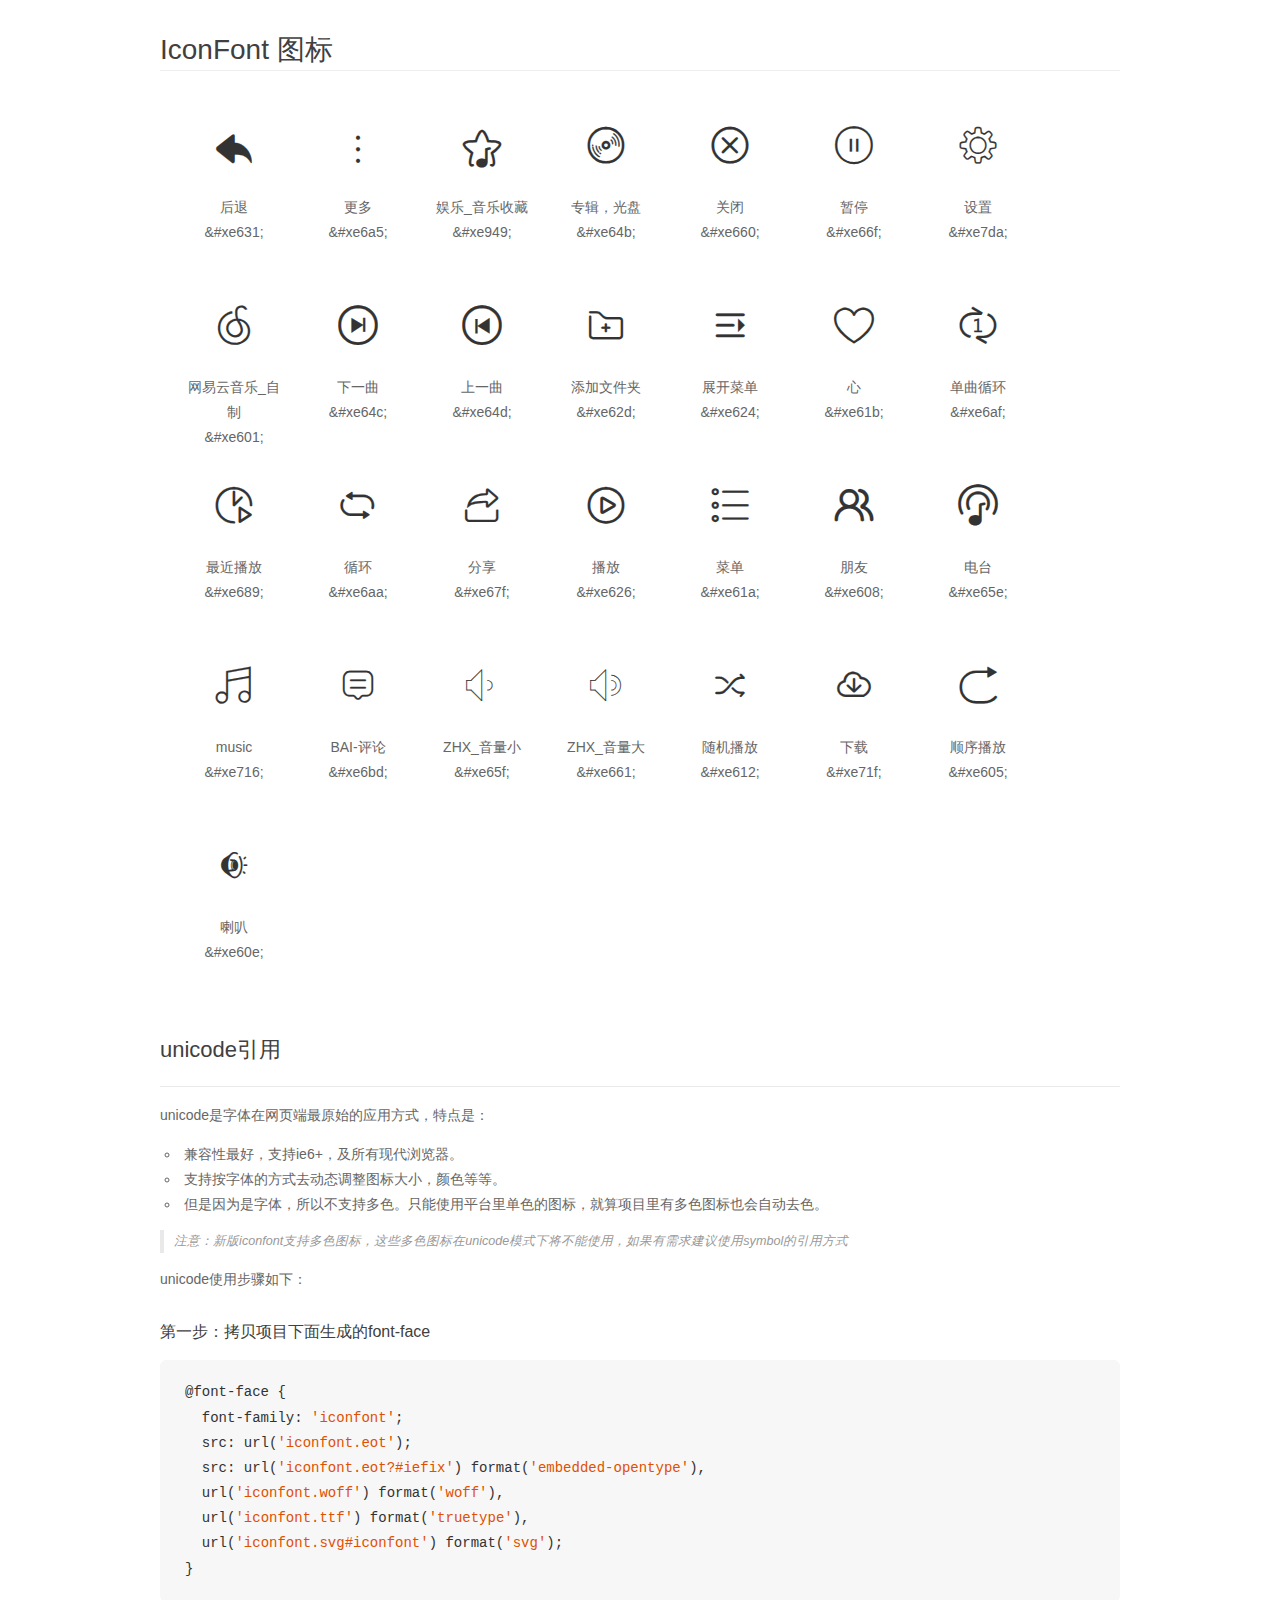
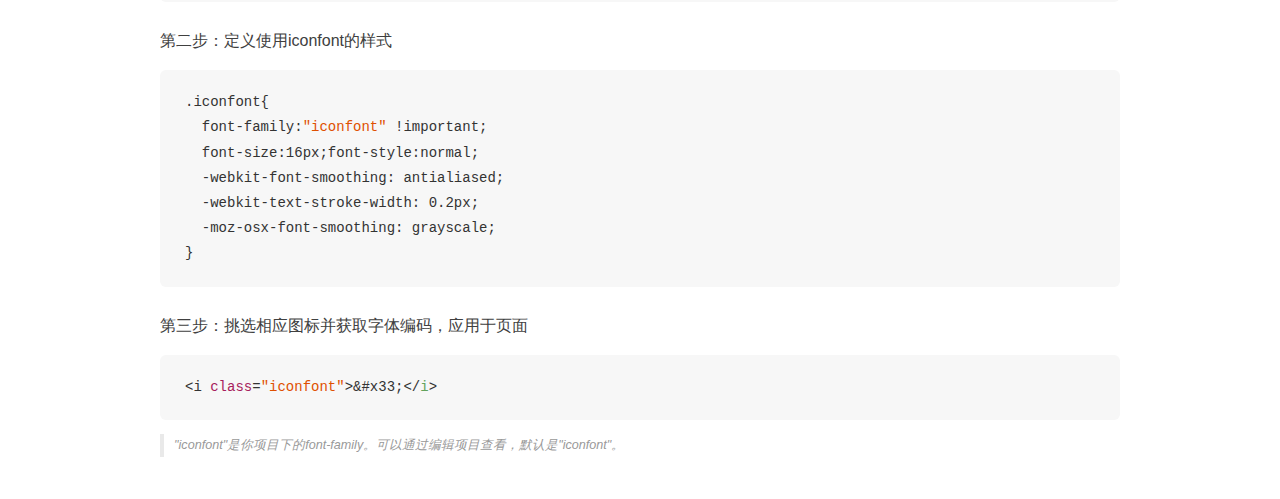
<file: public/font/demo_unicode.html>
<!DOCTYPE html>
<html>
<head>
    <meta charset="utf-8"/>
    <title>IconFont</title>
    <link rel="stylesheet" href="demo.css">

    <style type="text/css">

        @font-face {font-family: "iconfont";
          src: url('iconfont.eot'); /* IE9*/
          src: url('iconfont.eot#iefix') format('embedded-opentype'), /* IE6-IE8 */
          url('iconfont.woff') format('woff'), /* chrome, firefox */
          url('iconfont.ttf') format('truetype'), /* chrome, firefox, opera, Safari, Android, iOS 4.2+*/
          url('iconfont.svg#iconfont') format('svg'); /* iOS 4.1- */
        }

        .iconfont {
          font-family:"iconfont" !important;
          font-size:16px;
          font-style:normal;
          -webkit-font-smoothing: antialiased;
          -webkit-text-stroke-width: 0.2px;
          -moz-osx-font-smoothing: grayscale;
        }

    </style>
</head>
<body>
    <div class="main markdown">
        <h1>IconFont 图标</h1>
        <ul class="icon_lists clear">
            
                <li>
                <i class="icon iconfont">&#xe631;</i>
                    <div class="name">后退</div>
                    <div class="code">&amp;#xe631;</div>
                </li>
            
                <li>
                <i class="icon iconfont">&#xe6a5;</i>
                    <div class="name">更多</div>
                    <div class="code">&amp;#xe6a5;</div>
                </li>
            
                <li>
                <i class="icon iconfont">&#xe949;</i>
                    <div class="name">娱乐_音乐收藏</div>
                    <div class="code">&amp;#xe949;</div>
                </li>
            
                <li>
                <i class="icon iconfont">&#xe64b;</i>
                    <div class="name">专辑，光盘</div>
                    <div class="code">&amp;#xe64b;</div>
                </li>
            
                <li>
                <i class="icon iconfont">&#xe660;</i>
                    <div class="name">关闭</div>
                    <div class="code">&amp;#xe660;</div>
                </li>
            
                <li>
                <i class="icon iconfont">&#xe66f;</i>
                    <div class="name">暂停</div>
                    <div class="code">&amp;#xe66f;</div>
                </li>
            
                <li>
                <i class="icon iconfont">&#xe7da;</i>
                    <div class="name">设置</div>
                    <div class="code">&amp;#xe7da;</div>
                </li>
            
                <li>
                <i class="icon iconfont">&#xe601;</i>
                    <div class="name">网易云音乐_自制</div>
                    <div class="code">&amp;#xe601;</div>
                </li>
            
                <li>
                <i class="icon iconfont">&#xe64c;</i>
                    <div class="name">下一曲</div>
                    <div class="code">&amp;#xe64c;</div>
                </li>
            
                <li>
                <i class="icon iconfont">&#xe64d;</i>
                    <div class="name">上一曲</div>
                    <div class="code">&amp;#xe64d;</div>
                </li>
            
                <li>
                <i class="icon iconfont">&#xe62d;</i>
                    <div class="name">添加文件夹</div>
                    <div class="code">&amp;#xe62d;</div>
                </li>
            
                <li>
                <i class="icon iconfont">&#xe624;</i>
                    <div class="name">展开菜单</div>
                    <div class="code">&amp;#xe624;</div>
                </li>
            
                <li>
                <i class="icon iconfont">&#xe61b;</i>
                    <div class="name">心</div>
                    <div class="code">&amp;#xe61b;</div>
                </li>
            
                <li>
                <i class="icon iconfont">&#xe6af;</i>
                    <div class="name">单曲循环</div>
                    <div class="code">&amp;#xe6af;</div>
                </li>
            
                <li>
                <i class="icon iconfont">&#xe689;</i>
                    <div class="name">最近播放</div>
                    <div class="code">&amp;#xe689;</div>
                </li>
            
                <li>
                <i class="icon iconfont">&#xe6aa;</i>
                    <div class="name">循环</div>
                    <div class="code">&amp;#xe6aa;</div>
                </li>
            
                <li>
                <i class="icon iconfont">&#xe67f;</i>
                    <div class="name">分享</div>
                    <div class="code">&amp;#xe67f;</div>
                </li>
            
                <li>
                <i class="icon iconfont">&#xe626;</i>
                    <div class="name">播放</div>
                    <div class="code">&amp;#xe626;</div>
                </li>
            
                <li>
                <i class="icon iconfont">&#xe61a;</i>
                    <div class="name">菜单</div>
                    <div class="code">&amp;#xe61a;</div>
                </li>
            
                <li>
                <i class="icon iconfont">&#xe608;</i>
                    <div class="name">朋友</div>
                    <div class="code">&amp;#xe608;</div>
                </li>
            
                <li>
                <i class="icon iconfont">&#xe65e;</i>
                    <div class="name">电台</div>
                    <div class="code">&amp;#xe65e;</div>
                </li>
            
                <li>
                <i class="icon iconfont">&#xe716;</i>
                    <div class="name">music</div>
                    <div class="code">&amp;#xe716;</div>
                </li>
            
                <li>
                <i class="icon iconfont">&#xe6bd;</i>
                    <div class="name">BAI-评论</div>
                    <div class="code">&amp;#xe6bd;</div>
                </li>
            
                <li>
                <i class="icon iconfont">&#xe65f;</i>
                    <div class="name">ZHX_音量小</div>
                    <div class="code">&amp;#xe65f;</div>
                </li>
            
                <li>
                <i class="icon iconfont">&#xe661;</i>
                    <div class="name">ZHX_音量大</div>
                    <div class="code">&amp;#xe661;</div>
                </li>
            
                <li>
                <i class="icon iconfont">&#xe612;</i>
                    <div class="name">随机播放</div>
                    <div class="code">&amp;#xe612;</div>
                </li>
            
                <li>
                <i class="icon iconfont">&#xe71f;</i>
                    <div class="name">下载</div>
                    <div class="code">&amp;#xe71f;</div>
                </li>
            
                <li>
                <i class="icon iconfont">&#xe605;</i>
                    <div class="name">顺序播放</div>
                    <div class="code">&amp;#xe605;</div>
                </li>
            
                <li>
                <i class="icon iconfont">&#xe60e;</i>
                    <div class="name">喇叭</div>
                    <div class="code">&amp;#xe60e;</div>
                </li>
            
        </ul>
        <h2 id="unicode-">unicode引用</h2>
        <hr>

        <p>unicode是字体在网页端最原始的应用方式，特点是：</p>
        <ul>
        <li>兼容性最好，支持ie6+，及所有现代浏览器。</li>
        <li>支持按字体的方式去动态调整图标大小，颜色等等。</li>
        <li>但是因为是字体，所以不支持多色。只能使用平台里单色的图标，就算项目里有多色图标也会自动去色。</li>
        </ul>
        <blockquote>
        <p>注意：新版iconfont支持多色图标，这些多色图标在unicode模式下将不能使用，如果有需求建议使用symbol的引用方式</p>
        </blockquote>
        <p>unicode使用步骤如下：</p>
        <h3 id="-font-face">第一步：拷贝项目下面生成的font-face</h3>
        <pre><code class="lang-js hljs javascript">@font-face {
  font-family: <span class="hljs-string">'iconfont'</span>;
  src: url(<span class="hljs-string">'iconfont.eot'</span>);
  src: url(<span class="hljs-string">'iconfont.eot?#iefix'</span>) format(<span class="hljs-string">'embedded-opentype'</span>),
  url(<span class="hljs-string">'iconfont.woff'</span>) format(<span class="hljs-string">'woff'</span>),
  url(<span class="hljs-string">'iconfont.ttf'</span>) format(<span class="hljs-string">'truetype'</span>),
  url(<span class="hljs-string">'iconfont.svg#iconfont'</span>) format(<span class="hljs-string">'svg'</span>);
}
</code></pre>
        <h3 id="-iconfont-">第二步：定义使用iconfont的样式</h3>
        <pre><code class="lang-js hljs javascript">.iconfont{
  font-family:<span class="hljs-string">"iconfont"</span> !important;
  font-size:<span class="hljs-number">16</span>px;font-style:normal;
  -webkit-font-smoothing: antialiased;
  -webkit-text-stroke-width: <span class="hljs-number">0.2</span>px;
  -moz-osx-font-smoothing: grayscale;
}
</code></pre>
        <h3 id="-">第三步：挑选相应图标并获取字体编码，应用于页面</h3>
        <pre><code class="lang-js hljs javascript">&lt;i <span class="hljs-class"><span class="hljs-keyword">class</span></span>=<span class="hljs-string">"iconfont"</span>&gt;&amp;#x33;<span class="xml"><span class="hljs-tag">&lt;/<span class="hljs-name">i</span>&gt;</span></span></code></pre>

        <blockquote>
        <p>"iconfont"是你项目下的font-family。可以通过编辑项目查看，默认是"iconfont"。</p>
        </blockquote>
    </div>


</body>
</html>
</file>
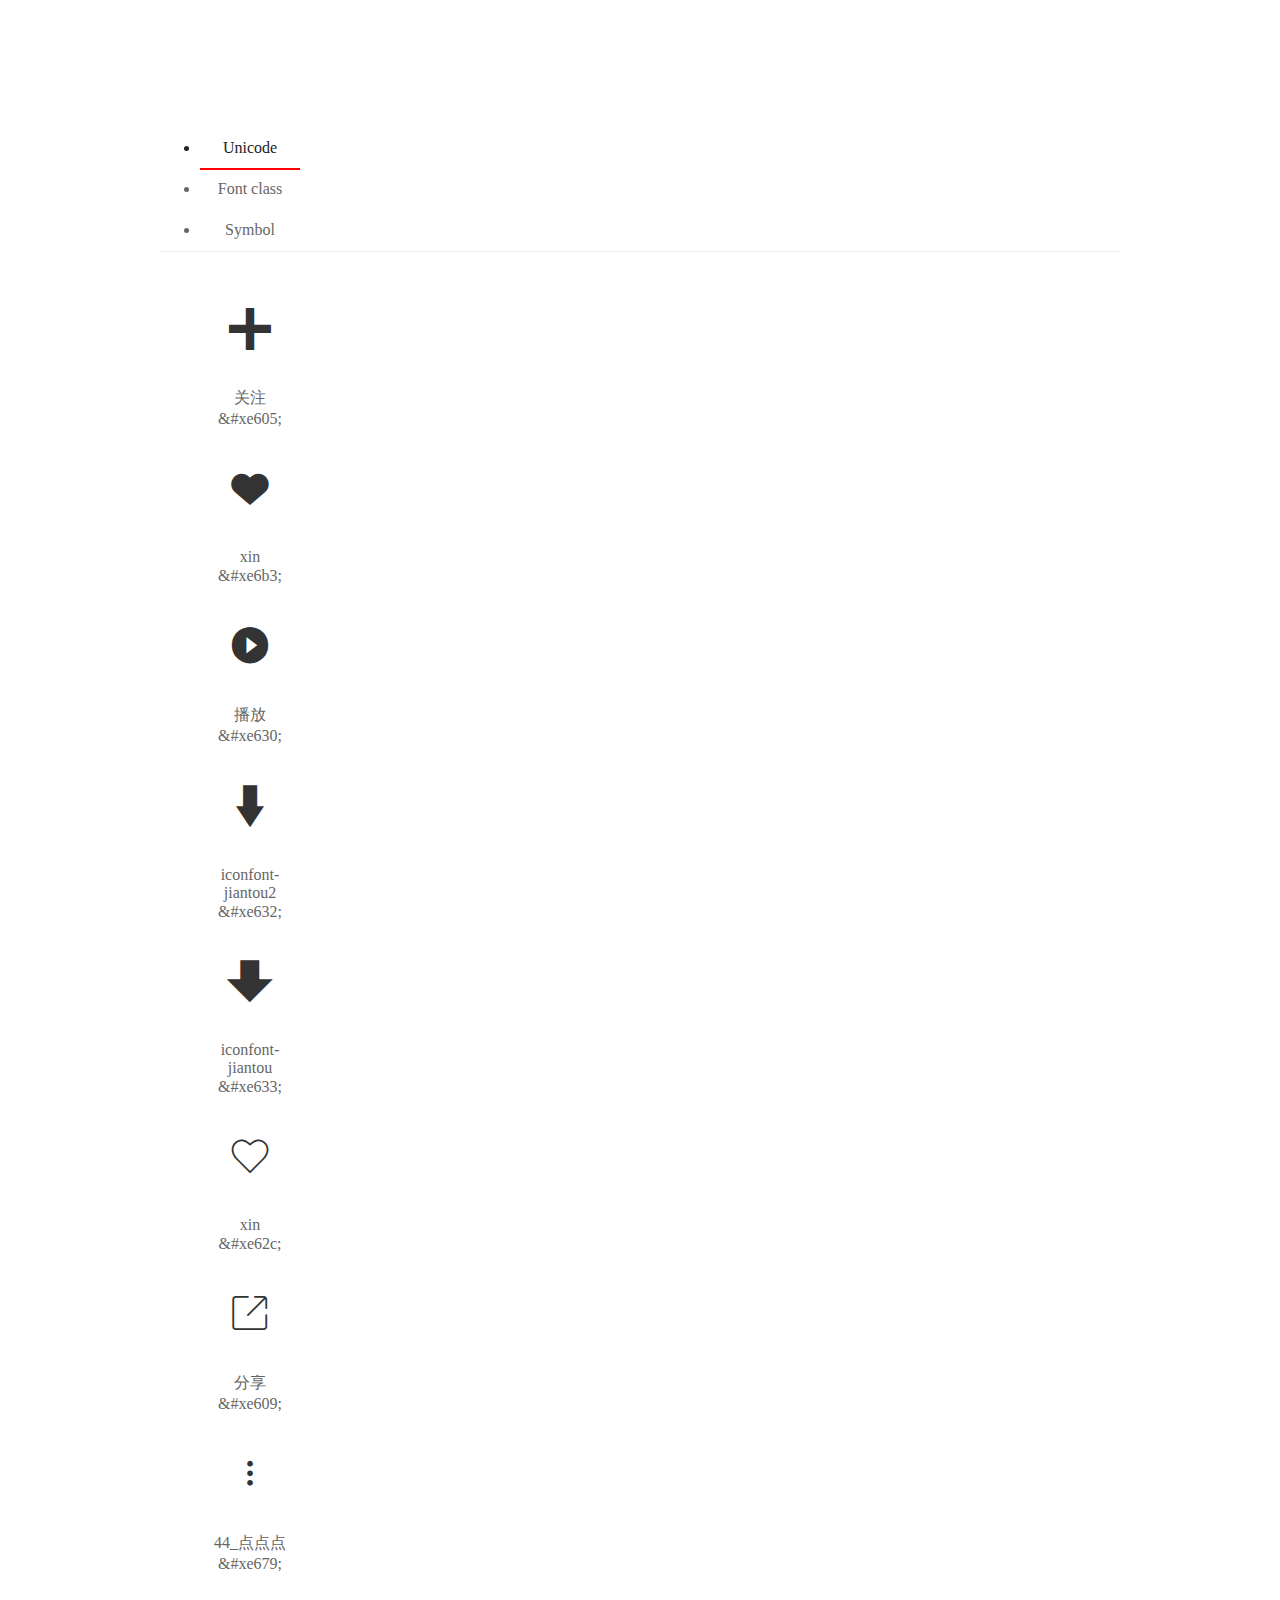
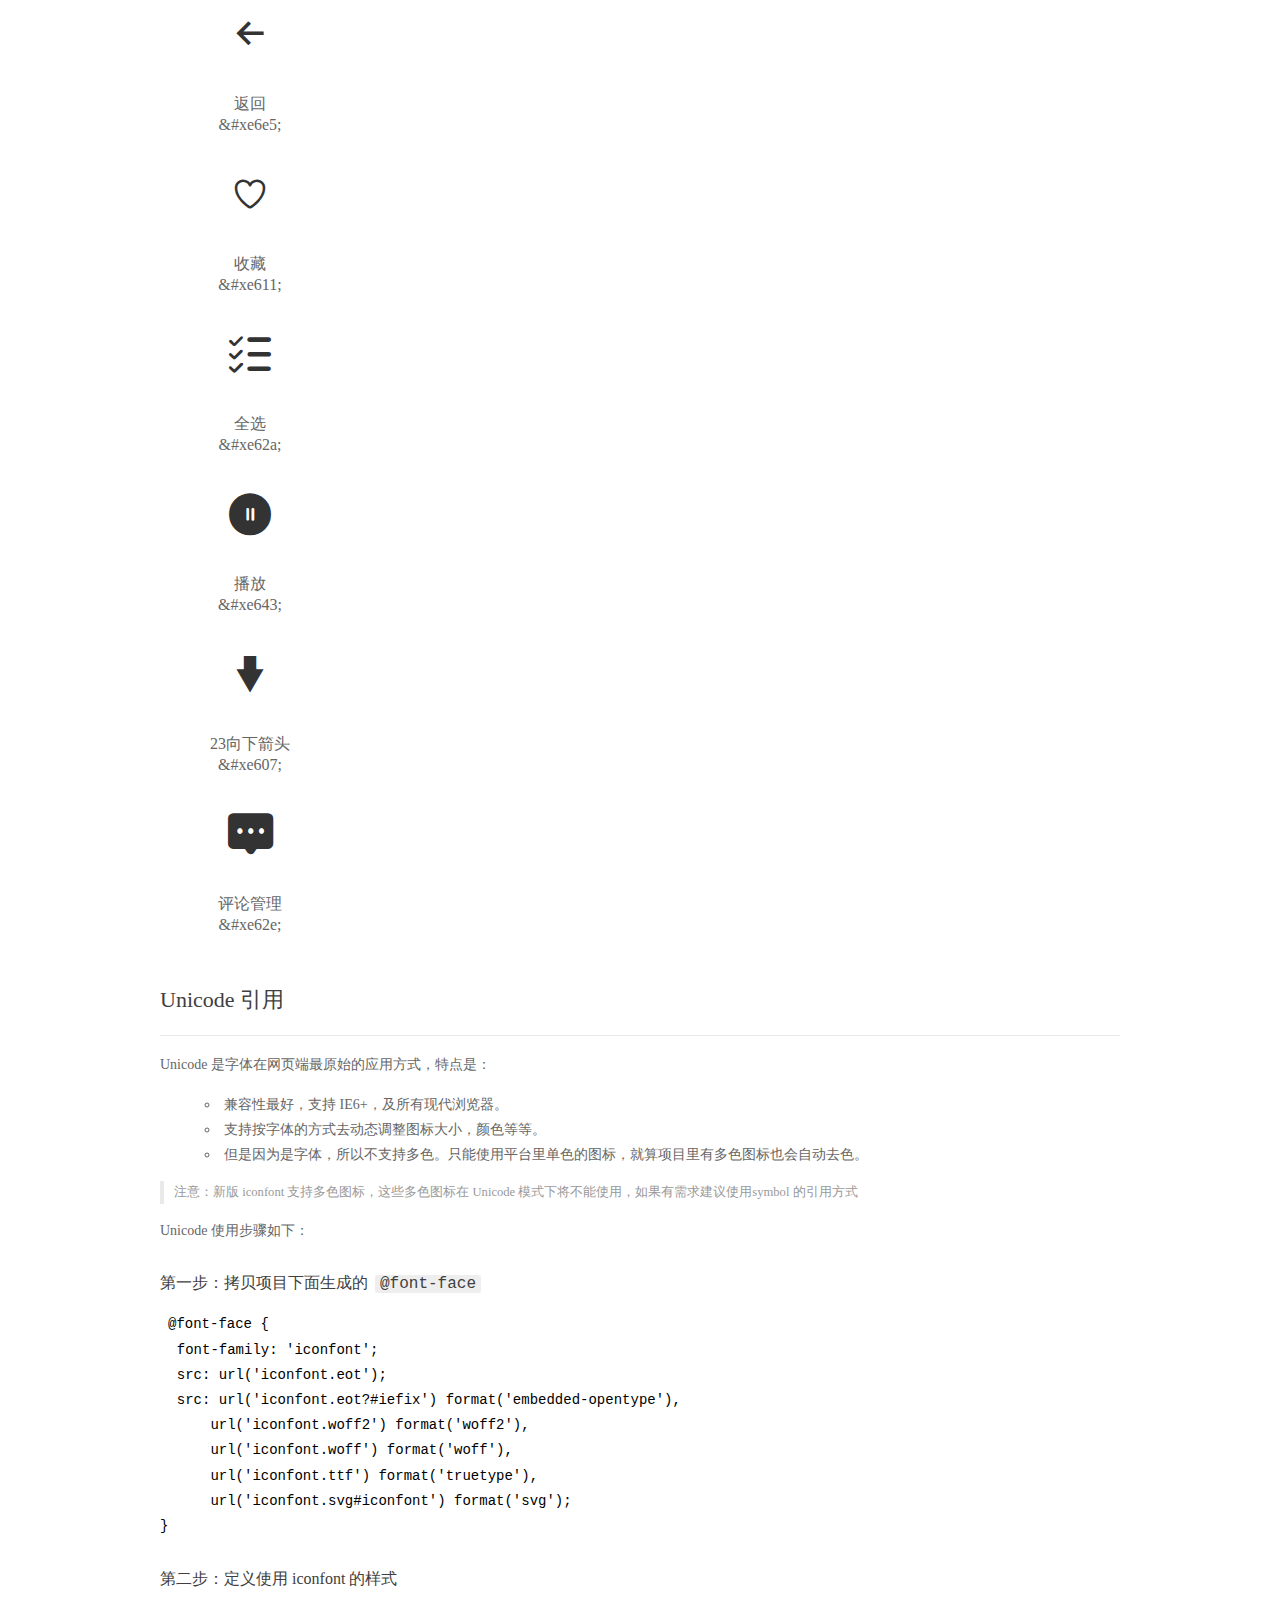
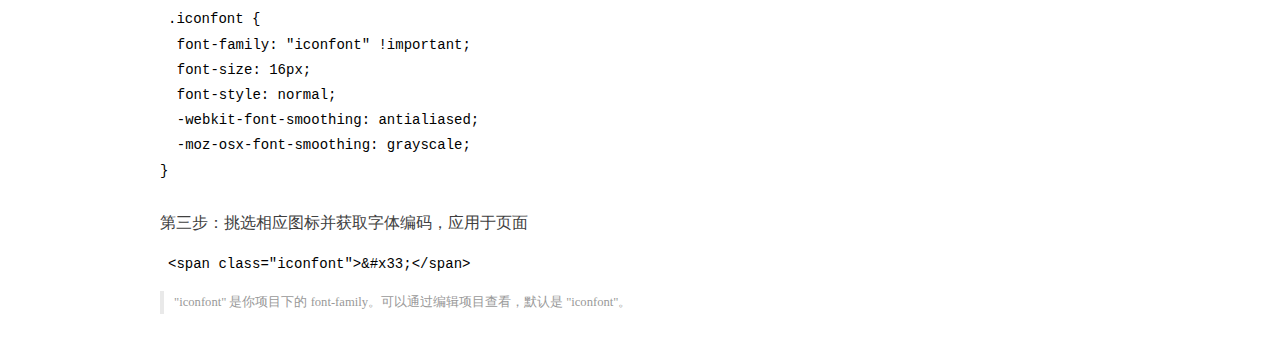
<file: public/font_fanhui/demo_index.html>
<!DOCTYPE html>
<html>
<head>
  <meta charset="utf-8"/>
  <title>IconFont Demo</title>
  <link rel="shortcut icon" href="https://gtms04.alicdn.com/tps/i4/TB1_oz6GVXXXXaFXpXXJDFnIXXX-64-64.ico" type="image/x-icon"/>
  <link rel="stylesheet" href="https://g.alicdn.com/thx/cube/1.3.2/cube.min.css">
  <link rel="stylesheet" href="demo.css">
  <link rel="stylesheet" href="iconfont.css">
  <script src="iconfont.js"></script>
  <!-- jQuery -->
  <script src="https://a1.alicdn.com/oss/uploads/2018/12/26/7bfddb60-08e8-11e9-9b04-53e73bb6408b.js"></script>
  <!-- 代码高亮 -->
  <script src="https://a1.alicdn.com/oss/uploads/2018/12/26/a3f714d0-08e6-11e9-8a15-ebf944d7534c.js"></script>
</head>
<body>
  <div class="main">
    <h1 class="logo"><a href="https://www.iconfont.cn/" title="iconfont 首页" target="_blank">&#xe86b;</a></h1>
    <div class="nav-tabs">
      <ul id="tabs" class="dib-box">
        <li class="dib active"><span>Unicode</span></li>
        <li class="dib"><span>Font class</span></li>
        <li class="dib"><span>Symbol</span></li>
      </ul>
      
    </div>
    <div class="tab-container">
      <div class="content unicode" style="display: block;">
          <ul class="icon_lists dib-box">
          
            <li class="dib">
              <span class="icon iconfont">&#xe605;</span>
                <div class="name">关注</div>
                <div class="code-name">&amp;#xe605;</div>
              </li>
          
            <li class="dib">
              <span class="icon iconfont">&#xe6b3;</span>
                <div class="name">xin</div>
                <div class="code-name">&amp;#xe6b3;</div>
              </li>
          
            <li class="dib">
              <span class="icon iconfont">&#xe630;</span>
                <div class="name">播放</div>
                <div class="code-name">&amp;#xe630;</div>
              </li>
          
            <li class="dib">
              <span class="icon iconfont">&#xe632;</span>
                <div class="name">iconfont-jiantou2</div>
                <div class="code-name">&amp;#xe632;</div>
              </li>
          
            <li class="dib">
              <span class="icon iconfont">&#xe633;</span>
                <div class="name">iconfont-jiantou</div>
                <div class="code-name">&amp;#xe633;</div>
              </li>
          
            <li class="dib">
              <span class="icon iconfont">&#xe62c;</span>
                <div class="name">xin</div>
                <div class="code-name">&amp;#xe62c;</div>
              </li>
          
            <li class="dib">
              <span class="icon iconfont">&#xe609;</span>
                <div class="name">分享</div>
                <div class="code-name">&amp;#xe609;</div>
              </li>
          
            <li class="dib">
              <span class="icon iconfont">&#xe679;</span>
                <div class="name">44_点点点</div>
                <div class="code-name">&amp;#xe679;</div>
              </li>
          
            <li class="dib">
              <span class="icon iconfont">&#xe6e5;</span>
                <div class="name">返回</div>
                <div class="code-name">&amp;#xe6e5;</div>
              </li>
          
            <li class="dib">
              <span class="icon iconfont">&#xe611;</span>
                <div class="name">收藏</div>
                <div class="code-name">&amp;#xe611;</div>
              </li>
          
            <li class="dib">
              <span class="icon iconfont">&#xe62a;</span>
                <div class="name">全选</div>
                <div class="code-name">&amp;#xe62a;</div>
              </li>
          
            <li class="dib">
              <span class="icon iconfont">&#xe643;</span>
                <div class="name">播放</div>
                <div class="code-name">&amp;#xe643;</div>
              </li>
          
            <li class="dib">
              <span class="icon iconfont">&#xe607;</span>
                <div class="name">23向下箭头</div>
                <div class="code-name">&amp;#xe607;</div>
              </li>
          
            <li class="dib">
              <span class="icon iconfont">&#xe62e;</span>
                <div class="name">评论管理</div>
                <div class="code-name">&amp;#xe62e;</div>
              </li>
          
          </ul>
          <div class="article markdown">
          <h2 id="unicode-">Unicode 引用</h2>
          <hr>

          <p>Unicode 是字体在网页端最原始的应用方式，特点是：</p>
          <ul>
            <li>兼容性最好，支持 IE6+，及所有现代浏览器。</li>
            <li>支持按字体的方式去动态调整图标大小，颜色等等。</li>
            <li>但是因为是字体，所以不支持多色。只能使用平台里单色的图标，就算项目里有多色图标也会自动去色。</li>
          </ul>
          <blockquote>
            <p>注意：新版 iconfont 支持多色图标，这些多色图标在 Unicode 模式下将不能使用，如果有需求建议使用symbol 的引用方式</p>
          </blockquote>
          <p>Unicode 使用步骤如下：</p>
          <h3 id="-font-face">第一步：拷贝项目下面生成的 <code>@font-face</code></h3>
<pre><code class="language-css"
>@font-face {
  font-family: 'iconfont';
  src: url('iconfont.eot');
  src: url('iconfont.eot?#iefix') format('embedded-opentype'),
      url('iconfont.woff2') format('woff2'),
      url('iconfont.woff') format('woff'),
      url('iconfont.ttf') format('truetype'),
      url('iconfont.svg#iconfont') format('svg');
}
</code></pre>
          <h3 id="-iconfont-">第二步：定义使用 iconfont 的样式</h3>
<pre><code class="language-css"
>.iconfont {
  font-family: "iconfont" !important;
  font-size: 16px;
  font-style: normal;
  -webkit-font-smoothing: antialiased;
  -moz-osx-font-smoothing: grayscale;
}
</code></pre>
          <h3 id="-">第三步：挑选相应图标并获取字体编码，应用于页面</h3>
<pre>
<code class="language-html"
>&lt;span class="iconfont"&gt;&amp;#x33;&lt;/span&gt;
</code></pre>
          <blockquote>
            <p>"iconfont" 是你项目下的 font-family。可以通过编辑项目查看，默认是 "iconfont"。</p>
          </blockquote>
          </div>
      </div>
      <div class="content font-class">
        <ul class="icon_lists dib-box">
          
          <li class="dib">
            <span class="icon iconfont icon-guanzhu"></span>
            <div class="name">
              关注
            </div>
            <div class="code-name">.icon-guanzhu
            </div>
          </li>
          
          <li class="dib">
            <span class="icon iconfont icon-xin"></span>
            <div class="name">
              xin
            </div>
            <div class="code-name">.icon-xin
            </div>
          </li>
          
          <li class="dib">
            <span class="icon iconfont icon-bofang"></span>
            <div class="name">
              播放
            </div>
            <div class="code-name">.icon-bofang
            </div>
          </li>
          
          <li class="dib">
            <span class="icon iconfont icon-iconfontjiantou2"></span>
            <div class="name">
              iconfont-jiantou2
            </div>
            <div class="code-name">.icon-iconfontjiantou2
            </div>
          </li>
          
          <li class="dib">
            <span class="icon iconfont icon-iconfontjiantou"></span>
            <div class="name">
              iconfont-jiantou
            </div>
            <div class="code-name">.icon-iconfontjiantou
            </div>
          </li>
          
          <li class="dib">
            <span class="icon iconfont icon-xiangqu"></span>
            <div class="name">
              xin
            </div>
            <div class="code-name">.icon-xiangqu
            </div>
          </li>
          
          <li class="dib">
            <span class="icon iconfont icon-fenxiang"></span>
            <div class="name">
              分享
            </div>
            <div class="code-name">.icon-fenxiang
            </div>
          </li>
          
          <li class="dib">
            <span class="icon iconfont icon-diandiandianshu"></span>
            <div class="name">
              44_点点点
            </div>
            <div class="code-name">.icon-diandiandianshu
            </div>
          </li>
          
          <li class="dib">
            <span class="icon iconfont icon-fanhui"></span>
            <div class="name">
              返回
            </div>
            <div class="code-name">.icon-fanhui
            </div>
          </li>
          
          <li class="dib">
            <span class="icon iconfont icon-shoucang"></span>
            <div class="name">
              收藏
            </div>
            <div class="code-name">.icon-shoucang
            </div>
          </li>
          
          <li class="dib">
            <span class="icon iconfont icon-quanxuan"></span>
            <div class="name">
              全选
            </div>
            <div class="code-name">.icon-quanxuan
            </div>
          </li>
          
          <li class="dib">
            <span class="icon iconfont icon-bofang1"></span>
            <div class="name">
              播放
            </div>
            <div class="code-name">.icon-bofang1
            </div>
          </li>
          
          <li class="dib">
            <span class="icon iconfont icon-xiangxiajiantou"></span>
            <div class="name">
              23向下箭头
            </div>
            <div class="code-name">.icon-xiangxiajiantou
            </div>
          </li>
          
          <li class="dib">
            <span class="icon iconfont icon-pinglunguanli"></span>
            <div class="name">
              评论管理
            </div>
            <div class="code-name">.icon-pinglunguanli
            </div>
          </li>
          
        </ul>
        <div class="article markdown">
        <h2 id="font-class-">font-class 引用</h2>
        <hr>

        <p>font-class 是 Unicode 使用方式的一种变种，主要是解决 Unicode 书写不直观，语意不明确的问题。</p>
        <p>与 Unicode 使用方式相比，具有如下特点：</p>
        <ul>
          <li>兼容性良好，支持 IE8+，及所有现代浏览器。</li>
          <li>相比于 Unicode 语意明确，书写更直观。可以很容易分辨这个 icon 是什么。</li>
          <li>因为使用 class 来定义图标，所以当要替换图标时，只需要修改 class 里面的 Unicode 引用。</li>
          <li>不过因为本质上还是使用的字体，所以多色图标还是不支持的。</li>
        </ul>
        <p>使用步骤如下：</p>
        <h3 id="-fontclass-">第一步：引入项目下面生成的 fontclass 代码：</h3>
<pre><code class="language-html">&lt;link rel="stylesheet" href="./iconfont.css"&gt;
</code></pre>
        <h3 id="-">第二步：挑选相应图标并获取类名，应用于页面：</h3>
<pre><code class="language-html">&lt;span class="iconfont icon-xxx"&gt;&lt;/span&gt;
</code></pre>
        <blockquote>
          <p>"
            iconfont" 是你项目下的 font-family。可以通过编辑项目查看，默认是 "iconfont"。</p>
        </blockquote>
      </div>
      </div>
      <div class="content symbol">
          <ul class="icon_lists dib-box">
          
            <li class="dib">
                <svg class="icon svg-icon" aria-hidden="true">
                  <use xlink:href="#icon-guanzhu"></use>
                </svg>
                <div class="name">关注</div>
                <div class="code-name">#icon-guanzhu</div>
            </li>
          
            <li class="dib">
                <svg class="icon svg-icon" aria-hidden="true">
                  <use xlink:href="#icon-xin"></use>
                </svg>
                <div class="name">xin</div>
                <div class="code-name">#icon-xin</div>
            </li>
          
            <li class="dib">
                <svg class="icon svg-icon" aria-hidden="true">
                  <use xlink:href="#icon-bofang"></use>
                </svg>
                <div class="name">播放</div>
                <div class="code-name">#icon-bofang</div>
            </li>
          
            <li class="dib">
                <svg class="icon svg-icon" aria-hidden="true">
                  <use xlink:href="#icon-iconfontjiantou2"></use>
                </svg>
                <div class="name">iconfont-jiantou2</div>
                <div class="code-name">#icon-iconfontjiantou2</div>
            </li>
          
            <li class="dib">
                <svg class="icon svg-icon" aria-hidden="true">
                  <use xlink:href="#icon-iconfontjiantou"></use>
                </svg>
                <div class="name">iconfont-jiantou</div>
                <div class="code-name">#icon-iconfontjiantou</div>
            </li>
          
            <li class="dib">
                <svg class="icon svg-icon" aria-hidden="true">
                  <use xlink:href="#icon-xiangqu"></use>
                </svg>
                <div class="name">xin</div>
                <div class="code-name">#icon-xiangqu</div>
            </li>
          
            <li class="dib">
                <svg class="icon svg-icon" aria-hidden="true">
                  <use xlink:href="#icon-fenxiang"></use>
                </svg>
                <div class="name">分享</div>
                <div class="code-name">#icon-fenxiang</div>
            </li>
          
            <li class="dib">
                <svg class="icon svg-icon" aria-hidden="true">
                  <use xlink:href="#icon-diandiandianshu"></use>
                </svg>
                <div class="name">44_点点点</div>
                <div class="code-name">#icon-diandiandianshu</div>
            </li>
          
            <li class="dib">
                <svg class="icon svg-icon" aria-hidden="true">
                  <use xlink:href="#icon-fanhui"></use>
                </svg>
                <div class="name">返回</div>
                <div class="code-name">#icon-fanhui</div>
            </li>
          
            <li class="dib">
                <svg class="icon svg-icon" aria-hidden="true">
                  <use xlink:href="#icon-shoucang"></use>
                </svg>
                <div class="name">收藏</div>
                <div class="code-name">#icon-shoucang</div>
            </li>
          
            <li class="dib">
                <svg class="icon svg-icon" aria-hidden="true">
                  <use xlink:href="#icon-quanxuan"></use>
                </svg>
                <div class="name">全选</div>
                <div class="code-name">#icon-quanxuan</div>
            </li>
          
            <li class="dib">
                <svg class="icon svg-icon" aria-hidden="true">
                  <use xlink:href="#icon-bofang1"></use>
                </svg>
                <div class="name">播放</div>
                <div class="code-name">#icon-bofang1</div>
            </li>
          
            <li class="dib">
                <svg class="icon svg-icon" aria-hidden="true">
                  <use xlink:href="#icon-xiangxiajiantou"></use>
                </svg>
                <div class="name">23向下箭头</div>
                <div class="code-name">#icon-xiangxiajiantou</div>
            </li>
          
            <li class="dib">
                <svg class="icon svg-icon" aria-hidden="true">
                  <use xlink:href="#icon-pinglunguanli"></use>
                </svg>
                <div class="name">评论管理</div>
                <div class="code-name">#icon-pinglunguanli</div>
            </li>
          
          </ul>
          <div class="article markdown">
          <h2 id="symbol-">Symbol 引用</h2>
          <hr>

          <p>这是一种全新的使用方式，应该说这才是未来的主流，也是平台目前推荐的用法。相关介绍可以参考这篇<a href="">文章</a>
            这种用法其实是做了一个 SVG 的集合，与另外两种相比具有如下特点：</p>
          <ul>
            <li>支持多色图标了，不再受单色限制。</li>
            <li>通过一些技巧，支持像字体那样，通过 <code>font-size</code>, <code>color</code> 来调整样式。</li>
            <li>兼容性较差，支持 IE9+，及现代浏览器。</li>
            <li>浏览器渲染 SVG 的性能一般，还不如 png。</li>
          </ul>
          <p>使用步骤如下：</p>
          <h3 id="-symbol-">第一步：引入项目下面生成的 symbol 代码：</h3>
<pre><code class="language-html">&lt;script src="./iconfont.js"&gt;&lt;/script&gt;
</code></pre>
          <h3 id="-css-">第二步：加入通用 CSS 代码（引入一次就行）：</h3>
<pre><code class="language-html">&lt;style&gt;
.icon {
  width: 1em;
  height: 1em;
  vertical-align: -0.15em;
  fill: currentColor;
  overflow: hidden;
}
&lt;/style&gt;
</code></pre>
          <h3 id="-">第三步：挑选相应图标并获取类名，应用于页面：</h3>
<pre><code class="language-html">&lt;svg class="icon" aria-hidden="true"&gt;
  &lt;use xlink:href="#icon-xxx"&gt;&lt;/use&gt;
&lt;/svg&gt;
</code></pre>
          </div>
      </div>

    </div>
  </div>
  <script>
  $(document).ready(function () {
      $('.tab-container .content:first').show()

      $('#tabs li').click(function (e) {
        var tabContent = $('.tab-container .content')
        var index = $(this).index()

        if ($(this).hasClass('active')) {
          return
        } else {
          $('#tabs li').removeClass('active')
          $(this).addClass('active')

          tabContent.hide().eq(index).fadeIn()
        }
      })
    })
  </script>
</body>
</html>
</file>
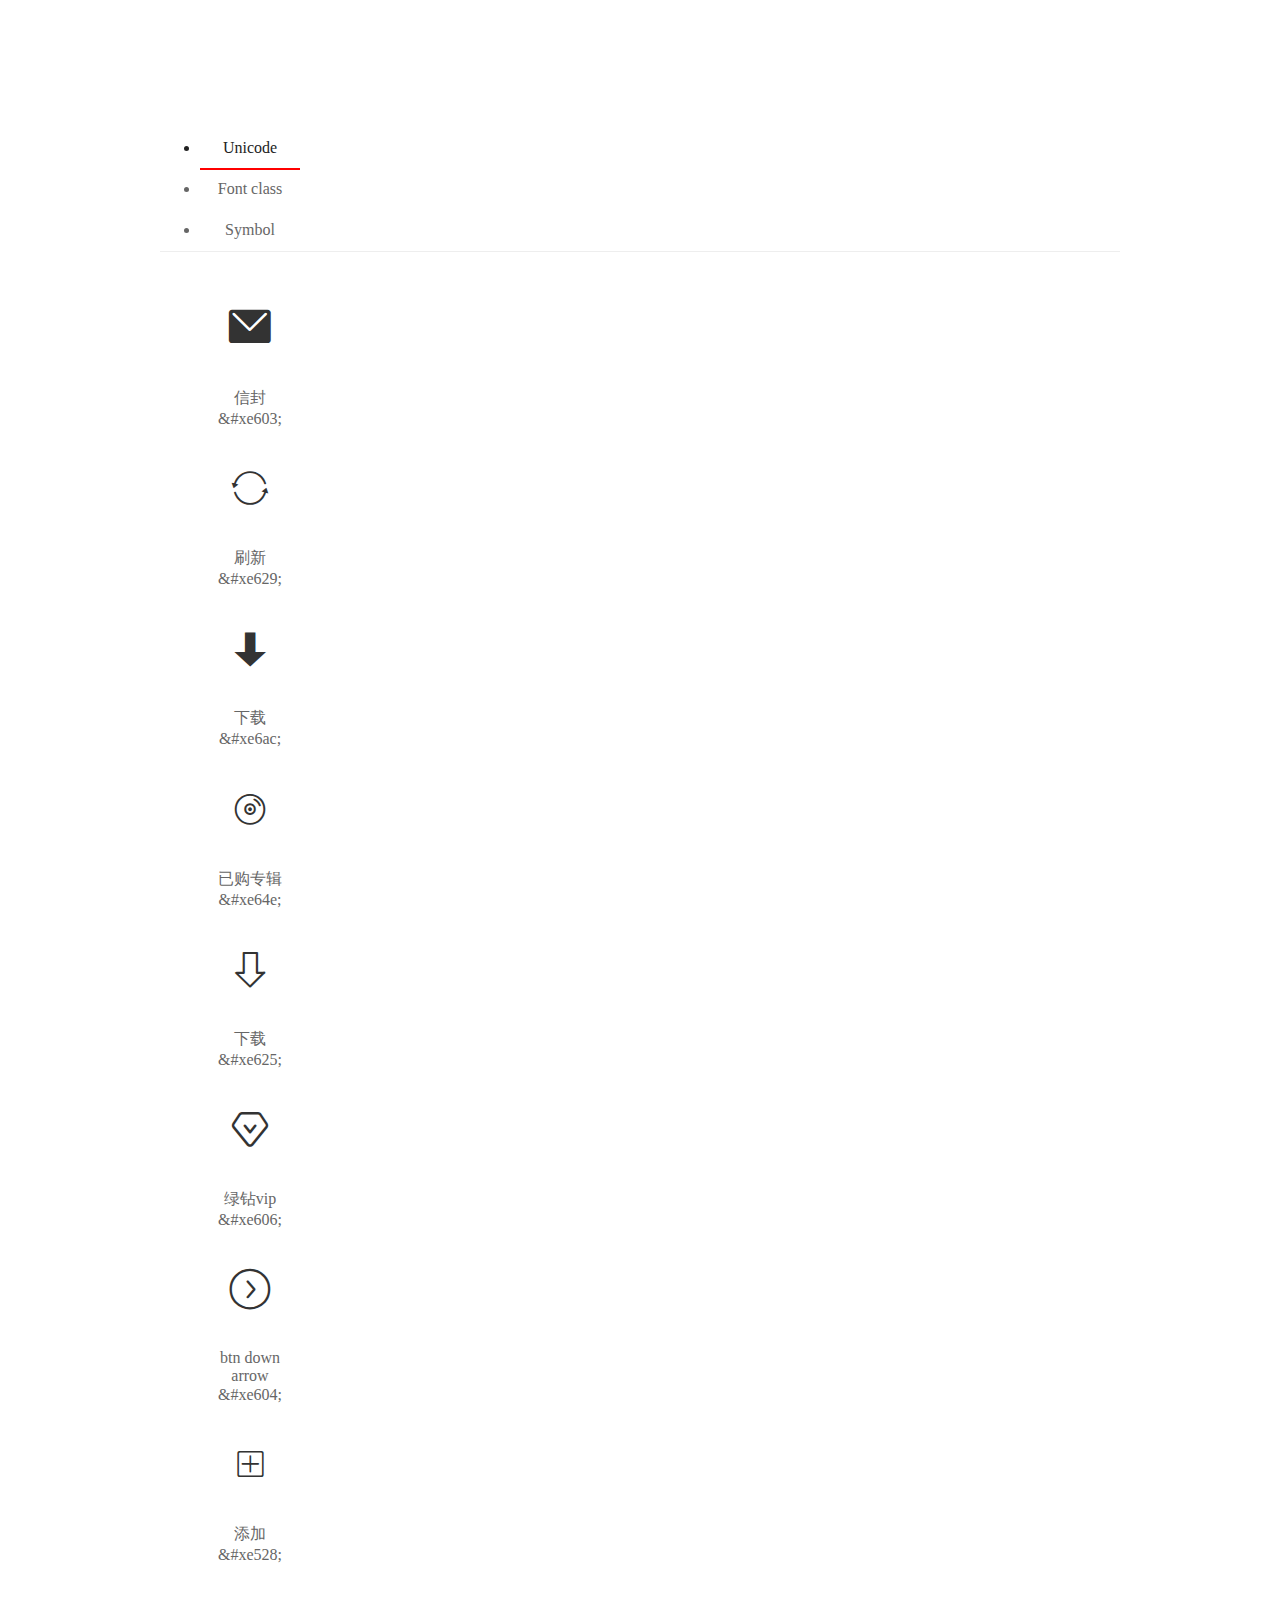
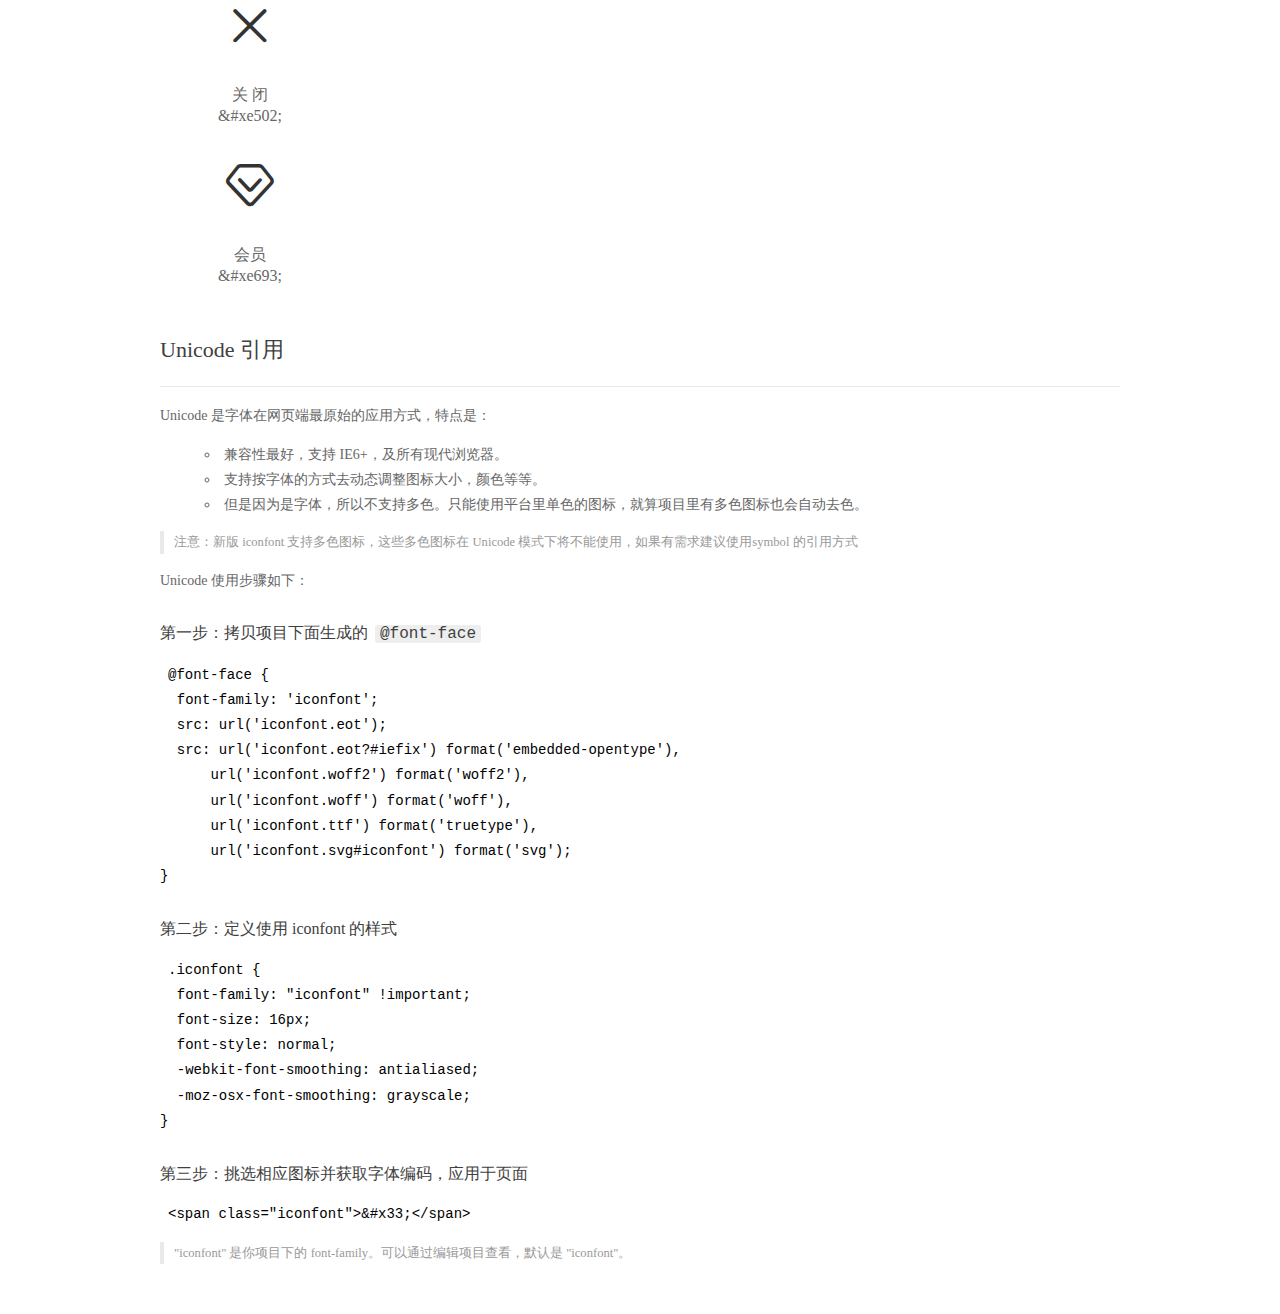
<file: public/tubiao/demo_index.html>
<!DOCTYPE html>
<html>
<head>
  <meta charset="utf-8"/>
  <title>IconFont Demo</title>
  <link rel="shortcut icon" href="https://gtms04.alicdn.com/tps/i4/TB1_oz6GVXXXXaFXpXXJDFnIXXX-64-64.ico" type="image/x-icon"/>
  <link rel="stylesheet" href="https://g.alicdn.com/thx/cube/1.3.2/cube.min.css">
  <link rel="stylesheet" href="demo.css">
  <link rel="stylesheet" href="iconfont.css">
  <script src="iconfont.js"></script>
  <!-- jQuery -->
  <script src="https://a1.alicdn.com/oss/uploads/2018/12/26/7bfddb60-08e8-11e9-9b04-53e73bb6408b.js"></script>
  <!-- 代码高亮 -->
  <script src="https://a1.alicdn.com/oss/uploads/2018/12/26/a3f714d0-08e6-11e9-8a15-ebf944d7534c.js"></script>
</head>
<body>
  <div class="main">
    <h1 class="logo"><a href="https://www.iconfont.cn/" title="iconfont 首页" target="_blank">&#xe86b;</a></h1>
    <div class="nav-tabs">
      <ul id="tabs" class="dib-box">
        <li class="dib active"><span>Unicode</span></li>
        <li class="dib"><span>Font class</span></li>
        <li class="dib"><span>Symbol</span></li>
      </ul>
      
    </div>
    <div class="tab-container">
      <div class="content unicode" style="display: block;">
          <ul class="icon_lists dib-box">
          
            <li class="dib">
              <span class="icon iconfont">&#xe603;</span>
                <div class="name">信封</div>
                <div class="code-name">&amp;#xe603;</div>
              </li>
          
            <li class="dib">
              <span class="icon iconfont">&#xe629;</span>
                <div class="name">刷新</div>
                <div class="code-name">&amp;#xe629;</div>
              </li>
          
            <li class="dib">
              <span class="icon iconfont">&#xe6ac;</span>
                <div class="name">下载</div>
                <div class="code-name">&amp;#xe6ac;</div>
              </li>
          
            <li class="dib">
              <span class="icon iconfont">&#xe64e;</span>
                <div class="name">已购专辑</div>
                <div class="code-name">&amp;#xe64e;</div>
              </li>
          
            <li class="dib">
              <span class="icon iconfont">&#xe625;</span>
                <div class="name">下载</div>
                <div class="code-name">&amp;#xe625;</div>
              </li>
          
            <li class="dib">
              <span class="icon iconfont">&#xe606;</span>
                <div class="name">绿钻vip</div>
                <div class="code-name">&amp;#xe606;</div>
              </li>
          
            <li class="dib">
              <span class="icon iconfont">&#xe604;</span>
                <div class="name">btn down arrow</div>
                <div class="code-name">&amp;#xe604;</div>
              </li>
          
            <li class="dib">
              <span class="icon iconfont">&#xe528;</span>
                <div class="name">添加</div>
                <div class="code-name">&amp;#xe528;</div>
              </li>
          
            <li class="dib">
              <span class="icon iconfont">&#xe502;</span>
                <div class="name">关  闭</div>
                <div class="code-name">&amp;#xe502;</div>
              </li>
          
            <li class="dib">
              <span class="icon iconfont">&#xe693;</span>
                <div class="name">会员</div>
                <div class="code-name">&amp;#xe693;</div>
              </li>
          
          </ul>
          <div class="article markdown">
          <h2 id="unicode-">Unicode 引用</h2>
          <hr>

          <p>Unicode 是字体在网页端最原始的应用方式，特点是：</p>
          <ul>
            <li>兼容性最好，支持 IE6+，及所有现代浏览器。</li>
            <li>支持按字体的方式去动态调整图标大小，颜色等等。</li>
            <li>但是因为是字体，所以不支持多色。只能使用平台里单色的图标，就算项目里有多色图标也会自动去色。</li>
          </ul>
          <blockquote>
            <p>注意：新版 iconfont 支持多色图标，这些多色图标在 Unicode 模式下将不能使用，如果有需求建议使用symbol 的引用方式</p>
          </blockquote>
          <p>Unicode 使用步骤如下：</p>
          <h3 id="-font-face">第一步：拷贝项目下面生成的 <code>@font-face</code></h3>
<pre><code class="language-css"
>@font-face {
  font-family: 'iconfont';
  src: url('iconfont.eot');
  src: url('iconfont.eot?#iefix') format('embedded-opentype'),
      url('iconfont.woff2') format('woff2'),
      url('iconfont.woff') format('woff'),
      url('iconfont.ttf') format('truetype'),
      url('iconfont.svg#iconfont') format('svg');
}
</code></pre>
          <h3 id="-iconfont-">第二步：定义使用 iconfont 的样式</h3>
<pre><code class="language-css"
>.iconfont {
  font-family: "iconfont" !important;
  font-size: 16px;
  font-style: normal;
  -webkit-font-smoothing: antialiased;
  -moz-osx-font-smoothing: grayscale;
}
</code></pre>
          <h3 id="-">第三步：挑选相应图标并获取字体编码，应用于页面</h3>
<pre>
<code class="language-html"
>&lt;span class="iconfont"&gt;&amp;#x33;&lt;/span&gt;
</code></pre>
          <blockquote>
            <p>"iconfont" 是你项目下的 font-family。可以通过编辑项目查看，默认是 "iconfont"。</p>
          </blockquote>
          </div>
      </div>
      <div class="content font-class">
        <ul class="icon_lists dib-box">
          
          <li class="dib">
            <span class="icon iconfont icon-xinfeng-copy"></span>
            <div class="name">
              信封
            </div>
            <div class="code-name">.icon-xinfeng-copy
            </div>
          </li>
          
          <li class="dib">
            <span class="icon iconfont icon-shuaxin"></span>
            <div class="name">
              刷新
            </div>
            <div class="code-name">.icon-shuaxin
            </div>
          </li>
          
          <li class="dib">
            <span class="icon iconfont icon-xiazai"></span>
            <div class="name">
              下载
            </div>
            <div class="code-name">.icon-xiazai
            </div>
          </li>
          
          <li class="dib">
            <span class="icon iconfont icon-yigouzhuanji"></span>
            <div class="name">
              已购专辑
            </div>
            <div class="code-name">.icon-yigouzhuanji
            </div>
          </li>
          
          <li class="dib">
            <span class="icon iconfont icon-xiazai1"></span>
            <div class="name">
              下载
            </div>
            <div class="code-name">.icon-xiazai1
            </div>
          </li>
          
          <li class="dib">
            <span class="icon iconfont icon-lvzuanvip"></span>
            <div class="name">
              绿钻vip
            </div>
            <div class="code-name">.icon-lvzuanvip
            </div>
          </li>
          
          <li class="dib">
            <span class="icon iconfont icon-btndownarrow"></span>
            <div class="name">
              btn down arrow
            </div>
            <div class="code-name">.icon-btndownarrow
            </div>
          </li>
          
          <li class="dib">
            <span class="icon iconfont icon-jia1"></span>
            <div class="name">
              添加
            </div>
            <div class="code-name">.icon-jia1
            </div>
          </li>
          
          <li class="dib">
            <span class="icon iconfont icon-guanbi"></span>
            <div class="name">
              关  闭
            </div>
            <div class="code-name">.icon-guanbi
            </div>
          </li>
          
          <li class="dib">
            <span class="icon iconfont icon-ziyuan"></span>
            <div class="name">
              会员
            </div>
            <div class="code-name">.icon-ziyuan
            </div>
          </li>
          
        </ul>
        <div class="article markdown">
        <h2 id="font-class-">font-class 引用</h2>
        <hr>

        <p>font-class 是 Unicode 使用方式的一种变种，主要是解决 Unicode 书写不直观，语意不明确的问题。</p>
        <p>与 Unicode 使用方式相比，具有如下特点：</p>
        <ul>
          <li>兼容性良好，支持 IE8+，及所有现代浏览器。</li>
          <li>相比于 Unicode 语意明确，书写更直观。可以很容易分辨这个 icon 是什么。</li>
          <li>因为使用 class 来定义图标，所以当要替换图标时，只需要修改 class 里面的 Unicode 引用。</li>
          <li>不过因为本质上还是使用的字体，所以多色图标还是不支持的。</li>
        </ul>
        <p>使用步骤如下：</p>
        <h3 id="-fontclass-">第一步：引入项目下面生成的 fontclass 代码：</h3>
<pre><code class="language-html">&lt;link rel="stylesheet" href="./iconfont.css"&gt;
</code></pre>
        <h3 id="-">第二步：挑选相应图标并获取类名，应用于页面：</h3>
<pre><code class="language-html">&lt;span class="iconfont icon-xxx"&gt;&lt;/span&gt;
</code></pre>
        <blockquote>
          <p>"
            iconfont" 是你项目下的 font-family。可以通过编辑项目查看，默认是 "iconfont"。</p>
        </blockquote>
      </div>
      </div>
      <div class="content symbol">
          <ul class="icon_lists dib-box">
          
            <li class="dib">
                <svg class="icon svg-icon" aria-hidden="true">
                  <use xlink:href="#icon-xinfeng-copy"></use>
                </svg>
                <div class="name">信封</div>
                <div class="code-name">#icon-xinfeng-copy</div>
            </li>
          
            <li class="dib">
                <svg class="icon svg-icon" aria-hidden="true">
                  <use xlink:href="#icon-shuaxin"></use>
                </svg>
                <div class="name">刷新</div>
                <div class="code-name">#icon-shuaxin</div>
            </li>
          
            <li class="dib">
                <svg class="icon svg-icon" aria-hidden="true">
                  <use xlink:href="#icon-xiazai"></use>
                </svg>
                <div class="name">下载</div>
                <div class="code-name">#icon-xiazai</div>
            </li>
          
            <li class="dib">
                <svg class="icon svg-icon" aria-hidden="true">
                  <use xlink:href="#icon-yigouzhuanji"></use>
                </svg>
                <div class="name">已购专辑</div>
                <div class="code-name">#icon-yigouzhuanji</div>
            </li>
          
            <li class="dib">
                <svg class="icon svg-icon" aria-hidden="true">
                  <use xlink:href="#icon-xiazai1"></use>
                </svg>
                <div class="name">下载</div>
                <div class="code-name">#icon-xiazai1</div>
            </li>
          
            <li class="dib">
                <svg class="icon svg-icon" aria-hidden="true">
                  <use xlink:href="#icon-lvzuanvip"></use>
                </svg>
                <div class="name">绿钻vip</div>
                <div class="code-name">#icon-lvzuanvip</div>
            </li>
          
            <li class="dib">
                <svg class="icon svg-icon" aria-hidden="true">
                  <use xlink:href="#icon-btndownarrow"></use>
                </svg>
                <div class="name">btn down arrow</div>
                <div class="code-name">#icon-btndownarrow</div>
            </li>
          
            <li class="dib">
                <svg class="icon svg-icon" aria-hidden="true">
                  <use xlink:href="#icon-jia1"></use>
                </svg>
                <div class="name">添加</div>
                <div class="code-name">#icon-jia1</div>
            </li>
          
            <li class="dib">
                <svg class="icon svg-icon" aria-hidden="true">
                  <use xlink:href="#icon-guanbi"></use>
                </svg>
                <div class="name">关  闭</div>
                <div class="code-name">#icon-guanbi</div>
            </li>
          
            <li class="dib">
                <svg class="icon svg-icon" aria-hidden="true">
                  <use xlink:href="#icon-ziyuan"></use>
                </svg>
                <div class="name">会员</div>
                <div class="code-name">#icon-ziyuan</div>
            </li>
          
          </ul>
          <div class="article markdown">
          <h2 id="symbol-">Symbol 引用</h2>
          <hr>

          <p>这是一种全新的使用方式，应该说这才是未来的主流，也是平台目前推荐的用法。相关介绍可以参考这篇<a href="">文章</a>
            这种用法其实是做了一个 SVG 的集合，与另外两种相比具有如下特点：</p>
          <ul>
            <li>支持多色图标了，不再受单色限制。</li>
            <li>通过一些技巧，支持像字体那样，通过 <code>font-size</code>, <code>color</code> 来调整样式。</li>
            <li>兼容性较差，支持 IE9+，及现代浏览器。</li>
            <li>浏览器渲染 SVG 的性能一般，还不如 png。</li>
          </ul>
          <p>使用步骤如下：</p>
          <h3 id="-symbol-">第一步：引入项目下面生成的 symbol 代码：</h3>
<pre><code class="language-html">&lt;script src="./iconfont.js"&gt;&lt;/script&gt;
</code></pre>
          <h3 id="-css-">第二步：加入通用 CSS 代码（引入一次就行）：</h3>
<pre><code class="language-html">&lt;style&gt;
.icon {
  width: 1em;
  height: 1em;
  vertical-align: -0.15em;
  fill: currentColor;
  overflow: hidden;
}
&lt;/style&gt;
</code></pre>
          <h3 id="-">第三步：挑选相应图标并获取类名，应用于页面：</h3>
<pre><code class="language-html">&lt;svg class="icon" aria-hidden="true"&gt;
  &lt;use xlink:href="#icon-xxx"&gt;&lt;/use&gt;
&lt;/svg&gt;
</code></pre>
          </div>
      </div>

    </div>
  </div>
  <script>
  $(document).ready(function () {
      $('.tab-container .content:first').show()

      $('#tabs li').click(function (e) {
        var tabContent = $('.tab-container .content')
        var index = $(this).index()

        if ($(this).hasClass('active')) {
          return
        } else {
          $('#tabs li').removeClass('active')
          $(this).addClass('active')

          tabContent.hide().eq(index).fadeIn()
        }
      })
    })
  </script>
</body>
</html>
</file>
<file: public/font/iconfont.css>
@font-face {font-family: "iconfont";
  src: url('iconfont.eot?t=1522219961834'); /* IE9*/
  src: url('iconfont.eot?t=1522219961834#iefix') format('embedded-opentype'), /* IE6-IE8 */
  url('[data-uri]') format('woff'),
  url('iconfont.ttf?t=1522219961834') format('truetype'), /* chrome, firefox, opera, Safari, Android, iOS 4.2+*/
  url('iconfont.svg?t=1522219961834#iconfont') format('svg'); /* iOS 4.1- */
}

.iconfont {
  font-family:"iconfont" !important;
  font-size:16px;
  font-style:normal;
  -webkit-font-smoothing: antialiased;
  -moz-osx-font-smoothing: grayscale;
}

.icon-houtui1:before { content: "\e631"; }

.icon-more-vert:before { content: "\e6a5"; }

.icon-yuleyinleshoucang:before { content: "\e949"; }

.icon-zhuanjiguangpan:before { content: "\e64b"; }

.icon-guanbi:before { content: "\e660"; }

.icon-pause-20:before { content: "\e66f"; }

.icon-shezhi:before { content: "\e7da"; }

.icon-wangyiyunyinlezizhi-copy:before { content: "\e601"; }

.icon-next:before { content: "\e64c"; }

.icon-previous:before { content: "\e64d"; }

.icon-addfile:before { content: "\e62d"; }

.icon-zhankaicaidan:before { content: "\e624"; }

.icon-xin1:before { content: "\e61b"; }

.icon-singlecycle:before { content: "\e6af"; }

.icon-zuijinbofang:before { content: "\e689"; }

.icon-xunhuan:before { content: "\e6aa"; }

.icon-fenxiang1:before { content: "\e67f"; }

.icon-bofang:before { content: "\e626"; }

.icon-caidan:before { content: "\e61a"; }

.icon-pengyou:before { content: "\e608"; }

.icon-diantai:before { content: "\e65e"; }

.icon-music:before { content: "\e716"; }

.icon-BAI-pinglun:before { content: "\e6bd"; }

.icon-weibiaoti-:before { content: "\e65f"; }

.icon-weibiaoti-1:before { content: "\e661"; }

.icon-bofangye-caozuolan-suijibofang:before { content: "\e612"; }

.icon-icon--:before { content: "\e71f"; }

.icon-shunxubofang:before { content: "\e605"; }

.icon-laba:before { content: "\e60e"; }
</file>
<file: public/font_fanhui/demo.css>
/* Logo 字体 */
@font-face {
  font-family: "iconfont logo";
  src: url('https://at.alicdn.com/t/font_985780_km7mi63cihi.eot?t=1545807318834');
  src: url('https://at.alicdn.com/t/font_985780_km7mi63cihi.eot?t=1545807318834#iefix') format('embedded-opentype'),
    url('https://at.alicdn.com/t/font_985780_km7mi63cihi.woff?t=1545807318834') format('woff'),
    url('https://at.alicdn.com/t/font_985780_km7mi63cihi.ttf?t=1545807318834') format('truetype'),
    url('https://at.alicdn.com/t/font_985780_km7mi63cihi.svg?t=1545807318834#iconfont') format('svg');
}

.logo {
  font-family: "iconfont logo";
  font-size: 160px;
  font-style: normal;
  -webkit-font-smoothing: antialiased;
  -moz-osx-font-smoothing: grayscale;
}

/* tabs */
.nav-tabs {
  position: relative;
}

.nav-tabs .nav-more {
  position: absolute;
  right: 0;
  bottom: 0;
  height: 42px;
  line-height: 42px;
  color: #666;
}

#tabs {
  border-bottom: 1px solid #eee;
}

#tabs li {
  cursor: pointer;
  width: 100px;
  height: 40px;
  line-height: 40px;
  text-align: center;
  font-size: 16px;
  border-bottom: 2px solid transparent;
  position: relative;
  z-index: 1;
  margin-bottom: -1px;
  color: #666;
}


#tabs .active {
  border-bottom-color: #f00;
  color: #222;
}

.tab-container .content {
  display: none;
}

/* 页面布局 */
.main {
  padding: 30px 100px;
  width: 960px;
  margin: 0 auto;
}

.main .logo {
  color: #333;
  text-align: left;
  margin-bottom: 30px;
  line-height: 1;
  height: 110px;
  margin-top: -50px;
  overflow: hidden;
  *zoom: 1;
}

.main .logo a {
  font-size: 160px;
  color: #333;
}

.helps {
  margin-top: 40px;
}

.helps pre {
  padding: 20px;
  margin: 10px 0;
  border: solid 1px #e7e1cd;
  background-color: #fffdef;
  overflow: auto;
}

.icon_lists {
  width: 100% !important;
  overflow: hidden;
  *zoom: 1;
}

.icon_lists li {
  width: 100px;
  margin-bottom: 10px;
  margin-right: 20px;
  text-align: center;
  list-style: none !important;
  cursor: default;
}

.icon_lists li .code-name {
  line-height: 1.2;
}

.icon_lists .icon {
  display: block;
  height: 100px;
  line-height: 100px;
  font-size: 42px;
  margin: 10px auto;
  color: #333;
  -webkit-transition: font-size 0.25s linear, width 0.25s linear;
  -moz-transition: font-size 0.25s linear, width 0.25s linear;
  transition: font-size 0.25s linear, width 0.25s linear;
}

.icon_lists .icon:hover {
  font-size: 100px;
}

.icon_lists .svg-icon {
  /* 通过设置 font-size 来改变图标大小 */
  width: 1em;
  /* 图标和文字相邻时，垂直对齐 */
  vertical-align: -0.15em;
  /* 通过设置 color 来改变 SVG 的颜色/fill */
  fill: currentColor;
  /* path 和 stroke 溢出 viewBox 部分在 IE 下会显示
      normalize.css 中也包含这行 */
  overflow: hidden;
}

.icon_lists li .name,
.icon_lists li .code-name {
  color: #666;
}

/* markdown 样式 */
.markdown {
  color: #666;
  font-size: 14px;
  line-height: 1.8;
}

.highlight {
  line-height: 1.5;
}

.markdown img {
  vertical-align: middle;
  max-width: 100%;
}

.markdown h1 {
  color: #404040;
  font-weight: 500;
  line-height: 40px;
  margin-bottom: 24px;
}

.markdown h2,
.markdown h3,
.markdown h4,
.markdown h5,
.markdown h6 {
  color: #404040;
  margin: 1.6em 0 0.6em 0;
  font-weight: 500;
  clear: both;
}

.markdown h1 {
  font-size: 28px;
}

.markdown h2 {
  font-size: 22px;
}

.markdown h3 {
  font-size: 16px;
}

.markdown h4 {
  font-size: 14px;
}

.markdown h5 {
  font-size: 12px;
}

.markdown h6 {
  font-size: 12px;
}

.markdown hr {
  height: 1px;
  border: 0;
  background: #e9e9e9;
  margin: 16px 0;
  clear: both;
}

.markdown p {
  margin: 1em 0;
}

.markdown>p,
.markdown>blockquote,
.markdown>.highlight,
.markdown>ol,
.markdown>ul {
  width: 80%;
}

.markdown ul>li {
  list-style: circle;
}

.markdown>ul li,
.markdown blockquote ul>li {
  margin-left: 20px;
  padding-left: 4px;
}

.markdown>ul li p,
.markdown>ol li p {
  margin: 0.6em 0;
}

.markdown ol>li {
  list-style: decimal;
}

.markdown>ol li,
.markdown blockquote ol>li {
  margin-left: 20px;
  padding-left: 4px;
}

.markdown code {
  margin: 0 3px;
  padding: 0 5px;
  background: #eee;
  border-radius: 3px;
}

.markdown strong,
.markdown b {
  font-weight: 600;
}

.markdown>table {
  border-collapse: collapse;
  border-spacing: 0px;
  empty-cells: show;
  border: 1px solid #e9e9e9;
  width: 95%;
  margin-bottom: 24px;
}

.markdown>table th {
  white-space: nowrap;
  color: #333;
  font-weight: 600;
}

.markdown>table th,
.markdown>table td {
  border: 1px solid #e9e9e9;
  padding: 8px 16px;
  text-align: left;
}

.markdown>table th {
  background: #F7F7F7;
}

.markdown blockquote {
  font-size: 90%;
  color: #999;
  border-left: 4px solid #e9e9e9;
  padding-left: 0.8em;
  margin: 1em 0;
}

.markdown blockquote p {
  margin: 0;
}

.markdown .anchor {
  opacity: 0;
  transition: opacity 0.3s ease;
  margin-left: 8px;
}

.markdown .waiting {
  color: #ccc;
}

.markdown h1:hover .anchor,
.markdown h2:hover .anchor,
.markdown h3:hover .anchor,
.markdown h4:hover .anchor,
.markdown h5:hover .anchor,
.markdown h6:hover .anchor {
  opacity: 1;
  display: inline-block;
}

.markdown>br,
.markdown>p>br {
  clear: both;
}


.hljs {
  display: block;
  background: white;
  padding: 0.5em;
  color: #333333;
  overflow-x: auto;
}

.hljs-comment,
.hljs-meta {
  color: #969896;
}

.hljs-string,
.hljs-variable,
.hljs-template-variable,
.hljs-strong,
.hljs-emphasis,
.hljs-quote {
  color: #df5000;
}

.hljs-keyword,
.hljs-selector-tag,
.hljs-type {
  color: #a71d5d;
}

.hljs-literal,
.hljs-symbol,
.hljs-bullet,
.hljs-attribute {
  color: #0086b3;
}

.hljs-section,
.hljs-name {
  color: #63a35c;
}

.hljs-tag {
  color: #333333;
}

.hljs-title,
.hljs-attr,
.hljs-selector-id,
.hljs-selector-class,
.hljs-selector-attr,
.hljs-selector-pseudo {
  color: #795da3;
}

.hljs-addition {
  color: #55a532;
  background-color: #eaffea;
}

.hljs-deletion {
  color: #bd2c00;
  background-color: #ffecec;
}

.hljs-link {
  text-decoration: underline;
}

/* 代码高亮 */
/* PrismJS 1.15.0
https://prismjs.com/download.html#themes=prism&languages=markup+css+clike+javascript */
/**
 * prism.js default theme for JavaScript, CSS and HTML
 * Based on dabblet (http://dabblet.com)
 * @author Lea Verou
 */
code[class*="language-"],
pre[class*="language-"] {
  color: black;
  background: none;
  text-shadow: 0 1px white;
  font-family: Consolas, Monaco, 'Andale Mono', 'Ubuntu Mono', monospace;
  text-align: left;
  white-space: pre;
  word-spacing: normal;
  word-break: normal;
  word-wrap: normal;
  line-height: 1.5;

  -moz-tab-size: 4;
  -o-tab-size: 4;
  tab-size: 4;

  -webkit-hyphens: none;
  -moz-hyphens: none;
  -ms-hyphens: none;
  hyphens: none;
}

pre[class*="language-"]::-moz-selection,
pre[class*="language-"] ::-moz-selection,
code[class*="language-"]::-moz-selection,
code[class*="language-"] ::-moz-selection {
  text-shadow: none;
  background: #b3d4fc;
}

pre[class*="language-"]::selection,
pre[class*="language-"] ::selection,
code[class*="language-"]::selection,
code[class*="language-"] ::selection {
  text-shadow: none;
  background: #b3d4fc;
}

@media print {

  code[class*="language-"],
  pre[class*="language-"] {
    text-shadow: none;
  }
}

/* Code blocks */
pre[class*="language-"] {
  padding: 1em;
  margin: .5em 0;
  overflow: auto;
}

:not(pre)>code[class*="language-"],
pre[class*="language-"] {
  background: #f5f2f0;
}

/* Inline code */
:not(pre)>code[class*="language-"] {
  padding: .1em;
  border-radius: .3em;
  white-space: normal;
}

.token.comment,
.token.prolog,
.token.doctype,
.token.cdata {
  color: slategray;
}

.token.punctuation {
  color: #999;
}

.namespace {
  opacity: .7;
}

.token.property,
.token.tag,
.token.boolean,
.token.number,
.token.constant,
.token.symbol,
.token.deleted {
  color: #905;
}

.token.selector,
.token.attr-name,
.token.string,
.token.char,
.token.builtin,
.token.inserted {
  color: #690;
}

.token.operator,
.token.entity,
.token.url,
.language-css .token.string,
.style .token.string {
  color: #9a6e3a;
  background: hsla(0, 0%, 100%, .5);
}

.token.atrule,
.token.attr-value,
.token.keyword {
  color: #07a;
}

.token.function,
.token.class-name {
  color: #DD4A68;
}

.token.regex,
.token.important,
.token.variable {
  color: #e90;
}

.token.important,
.token.bold {
  font-weight: bold;
}

.token.italic {
  font-style: italic;
}

.token.entity {
  cursor: help;
}
</file>
<file: public/font_fanhui/iconfont.css>
@font-face {font-family: "iconfont";
  src: url('iconfont.eot?t=1572595803015'); /* IE9 */
  src: url('iconfont.eot?t=1572595803015#iefix') format('embedded-opentype'), /* IE6-IE8 */
  url('[data-uri]') format('woff2'),
  url('iconfont.woff?t=1572595803015') format('woff'),
  url('iconfont.ttf?t=1572595803015') format('truetype'), /* chrome, firefox, opera, Safari, Android, iOS 4.2+ */
  url('iconfont.svg?t=1572595803015#iconfont') format('svg'); /* iOS 4.1- */
}

.iconfont {
  font-family: "iconfont" !important;
  font-size: 16px;
  font-style: normal;
  -webkit-font-smoothing: antialiased;
  -moz-osx-font-smoothing: grayscale;
}

.icon-guanzhu:before {
  content: "\e605";
}

.icon-xin:before {
  content: "\e6b3";
}

.icon-bofang:before {
  content: "\e630";
}

.icon-iconfontjiantou2:before {
  content: "\e632";
}

.icon-iconfontjiantou:before {
  content: "\e633";
}

.icon-xiangqu:before {
  content: "\e62c";
}

.icon-fenxiang:before {
  content: "\e609";
}

.icon-diandiandianshu:before {
  content: "\e679";
}

.icon-fanhui:before {
  content: "\e6e5";
}

.icon-shoucang:before {
  content: "\e611";
}

.icon-quanxuan:before {
  content: "\e62a";
}

.icon-bofang1:before {
  content: "\e643";
}

.icon-xiangxiajiantou:before {
  content: "\e607";
}

.icon-pinglunguanli:before {
  content: "\e62e";
}
</file>
<file: public/tubiao/demo.css>
/* Logo 字体 */
@font-face {
  font-family: "iconfont logo";
  src: url('https://at.alicdn.com/t/font_985780_km7mi63cihi.eot?t=1545807318834');
  src: url('https://at.alicdn.com/t/font_985780_km7mi63cihi.eot?t=1545807318834#iefix') format('embedded-opentype'),
    url('https://at.alicdn.com/t/font_985780_km7mi63cihi.woff?t=1545807318834') format('woff'),
    url('https://at.alicdn.com/t/font_985780_km7mi63cihi.ttf?t=1545807318834') format('truetype'),
    url('https://at.alicdn.com/t/font_985780_km7mi63cihi.svg?t=1545807318834#iconfont') format('svg');
}

.logo {
  font-family: "iconfont logo";
  font-size: 160px;
  font-style: normal;
  -webkit-font-smoothing: antialiased;
  -moz-osx-font-smoothing: grayscale;
}

/* tabs */
.nav-tabs {
  position: relative;
}

.nav-tabs .nav-more {
  position: absolute;
  right: 0;
  bottom: 0;
  height: 42px;
  line-height: 42px;
  color: #666;
}

#tabs {
  border-bottom: 1px solid #eee;
}

#tabs li {
  cursor: pointer;
  width: 100px;
  height: 40px;
  line-height: 40px;
  text-align: center;
  font-size: 16px;
  border-bottom: 2px solid transparent;
  position: relative;
  z-index: 1;
  margin-bottom: -1px;
  color: #666;
}


#tabs .active {
  border-bottom-color: #f00;
  color: #222;
}

.tab-container .content {
  display: none;
}

/* 页面布局 */
.main {
  padding: 30px 100px;
  width: 960px;
  margin: 0 auto;
}

.main .logo {
  color: #333;
  text-align: left;
  margin-bottom: 30px;
  line-height: 1;
  height: 110px;
  margin-top: -50px;
  overflow: hidden;
  *zoom: 1;
}

.main .logo a {
  font-size: 160px;
  color: #333;
}

.helps {
  margin-top: 40px;
}

.helps pre {
  padding: 20px;
  margin: 10px 0;
  border: solid 1px #e7e1cd;
  background-color: #fffdef;
  overflow: auto;
}

.icon_lists {
  width: 100% !important;
  overflow: hidden;
  *zoom: 1;
}

.icon_lists li {
  width: 100px;
  margin-bottom: 10px;
  margin-right: 20px;
  text-align: center;
  list-style: none !important;
  cursor: default;
}

.icon_lists li .code-name {
  line-height: 1.2;
}

.icon_lists .icon {
  display: block;
  height: 100px;
  line-height: 100px;
  font-size: 42px;
  margin: 10px auto;
  color: #333;
  -webkit-transition: font-size 0.25s linear, width 0.25s linear;
  -moz-transition: font-size 0.25s linear, width 0.25s linear;
  transition: font-size 0.25s linear, width 0.25s linear;
}

.icon_lists .icon:hover {
  font-size: 100px;
}

.icon_lists .svg-icon {
  /* 通过设置 font-size 来改变图标大小 */
  width: 1em;
  /* 图标和文字相邻时，垂直对齐 */
  vertical-align: -0.15em;
  /* 通过设置 color 来改变 SVG 的颜色/fill */
  fill: currentColor;
  /* path 和 stroke 溢出 viewBox 部分在 IE 下会显示
      normalize.css 中也包含这行 */
  overflow: hidden;
}

.icon_lists li .name,
.icon_lists li .code-name {
  color: #666;
}

/* markdown 样式 */
.markdown {
  color: #666;
  font-size: 14px;
  line-height: 1.8;
}

.highlight {
  line-height: 1.5;
}

.markdown img {
  vertical-align: middle;
  max-width: 100%;
}

.markdown h1 {
  color: #404040;
  font-weight: 500;
  line-height: 40px;
  margin-bottom: 24px;
}

.markdown h2,
.markdown h3,
.markdown h4,
.markdown h5,
.markdown h6 {
  color: #404040;
  margin: 1.6em 0 0.6em 0;
  font-weight: 500;
  clear: both;
}

.markdown h1 {
  font-size: 28px;
}

.markdown h2 {
  font-size: 22px;
}

.markdown h3 {
  font-size: 16px;
}

.markdown h4 {
  font-size: 14px;
}

.markdown h5 {
  font-size: 12px;
}

.markdown h6 {
  font-size: 12px;
}

.markdown hr {
  height: 1px;
  border: 0;
  background: #e9e9e9;
  margin: 16px 0;
  clear: both;
}

.markdown p {
  margin: 1em 0;
}

.markdown>p,
.markdown>blockquote,
.markdown>.highlight,
.markdown>ol,
.markdown>ul {
  width: 80%;
}

.markdown ul>li {
  list-style: circle;
}

.markdown>ul li,
.markdown blockquote ul>li {
  margin-left: 20px;
  padding-left: 4px;
}

.markdown>ul li p,
.markdown>ol li p {
  margin: 0.6em 0;
}

.markdown ol>li {
  list-style: decimal;
}

.markdown>ol li,
.markdown blockquote ol>li {
  margin-left: 20px;
  padding-left: 4px;
}

.markdown code {
  margin: 0 3px;
  padding: 0 5px;
  background: #eee;
  border-radius: 3px;
}

.markdown strong,
.markdown b {
  font-weight: 600;
}

.markdown>table {
  border-collapse: collapse;
  border-spacing: 0px;
  empty-cells: show;
  border: 1px solid #e9e9e9;
  width: 95%;
  margin-bottom: 24px;
}

.markdown>table th {
  white-space: nowrap;
  color: #333;
  font-weight: 600;
}

.markdown>table th,
.markdown>table td {
  border: 1px solid #e9e9e9;
  padding: 8px 16px;
  text-align: left;
}

.markdown>table th {
  background: #F7F7F7;
}

.markdown blockquote {
  font-size: 90%;
  color: #999;
  border-left: 4px solid #e9e9e9;
  padding-left: 0.8em;
  margin: 1em 0;
}

.markdown blockquote p {
  margin: 0;
}

.markdown .anchor {
  opacity: 0;
  transition: opacity 0.3s ease;
  margin-left: 8px;
}

.markdown .waiting {
  color: #ccc;
}

.markdown h1:hover .anchor,
.markdown h2:hover .anchor,
.markdown h3:hover .anchor,
.markdown h4:hover .anchor,
.markdown h5:hover .anchor,
.markdown h6:hover .anchor {
  opacity: 1;
  display: inline-block;
}

.markdown>br,
.markdown>p>br {
  clear: both;
}


.hljs {
  display: block;
  background: white;
  padding: 0.5em;
  color: #333333;
  overflow-x: auto;
}

.hljs-comment,
.hljs-meta {
  color: #969896;
}

.hljs-string,
.hljs-variable,
.hljs-template-variable,
.hljs-strong,
.hljs-emphasis,
.hljs-quote {
  color: #df5000;
}

.hljs-keyword,
.hljs-selector-tag,
.hljs-type {
  color: #a71d5d;
}

.hljs-literal,
.hljs-symbol,
.hljs-bullet,
.hljs-attribute {
  color: #0086b3;
}

.hljs-section,
.hljs-name {
  color: #63a35c;
}

.hljs-tag {
  color: #333333;
}

.hljs-title,
.hljs-attr,
.hljs-selector-id,
.hljs-selector-class,
.hljs-selector-attr,
.hljs-selector-pseudo {
  color: #795da3;
}

.hljs-addition {
  color: #55a532;
  background-color: #eaffea;
}

.hljs-deletion {
  color: #bd2c00;
  background-color: #ffecec;
}

.hljs-link {
  text-decoration: underline;
}

/* 代码高亮 */
/* PrismJS 1.15.0
https://prismjs.com/download.html#themes=prism&languages=markup+css+clike+javascript */
/**
 * prism.js default theme for JavaScript, CSS and HTML
 * Based on dabblet (http://dabblet.com)
 * @author Lea Verou
 */
code[class*="language-"],
pre[class*="language-"] {
  color: black;
  background: none;
  text-shadow: 0 1px white;
  font-family: Consolas, Monaco, 'Andale Mono', 'Ubuntu Mono', monospace;
  text-align: left;
  white-space: pre;
  word-spacing: normal;
  word-break: normal;
  word-wrap: normal;
  line-height: 1.5;

  -moz-tab-size: 4;
  -o-tab-size: 4;
  tab-size: 4;

  -webkit-hyphens: none;
  -moz-hyphens: none;
  -ms-hyphens: none;
  hyphens: none;
}

pre[class*="language-"]::-moz-selection,
pre[class*="language-"] ::-moz-selection,
code[class*="language-"]::-moz-selection,
code[class*="language-"] ::-moz-selection {
  text-shadow: none;
  background: #b3d4fc;
}

pre[class*="language-"]::selection,
pre[class*="language-"] ::selection,
code[class*="language-"]::selection,
code[class*="language-"] ::selection {
  text-shadow: none;
  background: #b3d4fc;
}

@media print {

  code[class*="language-"],
  pre[class*="language-"] {
    text-shadow: none;
  }
}

/* Code blocks */
pre[class*="language-"] {
  padding: 1em;
  margin: .5em 0;
  overflow: auto;
}

:not(pre)>code[class*="language-"],
pre[class*="language-"] {
  background: #f5f2f0;
}

/* Inline code */
:not(pre)>code[class*="language-"] {
  padding: .1em;
  border-radius: .3em;
  white-space: normal;
}

.token.comment,
.token.prolog,
.token.doctype,
.token.cdata {
  color: slategray;
}

.token.punctuation {
  color: #999;
}

.namespace {
  opacity: .7;
}

.token.property,
.token.tag,
.token.boolean,
.token.number,
.token.constant,
.token.symbol,
.token.deleted {
  color: #905;
}

.token.selector,
.token.attr-name,
.token.string,
.token.char,
.token.builtin,
.token.inserted {
  color: #690;
}

.token.operator,
.token.entity,
.token.url,
.language-css .token.string,
.style .token.string {
  color: #9a6e3a;
  background: hsla(0, 0%, 100%, .5);
}

.token.atrule,
.token.attr-value,
.token.keyword {
  color: #07a;
}

.token.function,
.token.class-name {
  color: #DD4A68;
}

.token.regex,
.token.important,
.token.variable {
  color: #e90;
}

.token.important,
.token.bold {
  font-weight: bold;
}

.token.italic {
  font-style: italic;
}

.token.entity {
  cursor: help;
}
</file>
<file: public/tubiao/iconfont.css>
@font-face {font-family: "iconfont";
  src: url('iconfont.eot?t=1572609595662'); /* IE9 */
  src: url('iconfont.eot?t=1572609595662#iefix') format('embedded-opentype'), /* IE6-IE8 */
  url('[data-uri]') format('woff2'),
  url('iconfont.woff?t=1572609595662') format('woff'),
  url('iconfont.ttf?t=1572609595662') format('truetype'), /* chrome, firefox, opera, Safari, Android, iOS 4.2+ */
  url('iconfont.svg?t=1572609595662#iconfont') format('svg'); /* iOS 4.1- */
}

.iconfont {
  font-family: "iconfont" !important;
  font-size: 16px;
  font-style: normal;
  -webkit-font-smoothing: antialiased;
  -moz-osx-font-smoothing: grayscale;
}

.icon-xinfeng-copy:before {
  content: "\e603";
}

.icon-shuaxin:before {
  content: "\e629";
}

.icon-xiazai:before {
  content: "\e6ac";
}

.icon-yigouzhuanji:before {
  content: "\e64e";
}

.icon-xiazai1:before {
  content: "\e625";
}

.icon-lvzuanvip:before {
  content: "\e606";
}

.icon-btndownarrow:before {
  content: "\e604";
}

.icon-jia1:before {
  content: "\e528";
}

.icon-guanbi:before {
  content: "\e502";
}

.icon-ziyuan:before {
  content: "\e693";
}
</file>
<file: public/font/demo.css>
*{margin: 0;padding: 0;list-style: none;}
/*
KISSY CSS Reset
理念：1. reset 的目的不是清除浏览器的默认样式，这仅是部分工作。清除和重置是紧密不可分的。
2. reset 的目的不是让默认样式在所有浏览器下一致，而是减少默认样式有可能带来的问题。
3. reset 期望提供一套普适通用的基础样式。但没有银弹，推荐根据具体需求，裁剪和修改后再使用。
特色：1. 适应中文；2. 基于最新主流浏览器。
维护：玉伯<lifesinger@gmail.com>, 正淳<ragecarrier@gmail.com>
 */

/** 清除内外边距 **/
body, h1, h2, h3, h4, h5, h6, hr, p, blockquote, /* structural elements 结构元素 */
dl, dt, dd, ul, ol, li, /* list elements 列表元素 */
pre, /* text formatting elements 文本格式元素 */
form, fieldset, legend, button, input, textarea, /* form elements 表单元素 */
th, td /* table elements 表格元素 */ {
  margin: 0;
  padding: 0;
}

/** 设置默认字体 **/
body,
button, input, select, textarea /* for ie */ {
  font: 12px/1.5 tahoma, arial, \5b8b\4f53, sans-serif;
}
h1, h2, h3, h4, h5, h6 { font-size: 100%; }
address, cite, dfn, em, var { font-style: normal; } /* 将斜体扶正 */
code, kbd, pre, samp { font-family: courier new, courier, monospace; } /* 统一等宽字体 */
small { font-size: 12px; } /* 小于 12px 的中文很难阅读，让 small 正常化 */

/** 重置列表元素 **/
ul, ol { list-style: none; }

/** 重置文本格式元素 **/
a { text-decoration: none; }
a:hover { text-decoration: underline; }


/** 重置表单元素 **/
legend { color: #000; } /* for ie6 */
fieldset, img { border: 0; } /* img 搭车：让链接里的 img 无边框 */
button, input, select, textarea { font-size: 100%; } /* 使得表单元素在 ie 下能继承字体大小 */
/* 注：optgroup 无法扶正 */

/** 重置表格元素 **/
table { border-collapse: collapse; border-spacing: 0; }

/* 清除浮动 */
.ks-clear:after, .clear:after {
  content: '\20';
  display: block;
  height: 0;
  clear: both;
}
.ks-clear, .clear {
  *zoom: 1;
}

.main {
  padding: 30px 100px;
width: 960px;
margin: 0 auto;
}
.main h1{font-size:36px; color:#333; text-align:left;margin-bottom:30px; border-bottom: 1px solid #eee;}

.helps{margin-top:40px;}
.helps pre{
  padding:20px;
  margin:10px 0;
  border:solid 1px #e7e1cd;
  background-color: #fffdef;
  overflow: auto;
}

.icon_lists{
  width: 100% !important;

}

.icon_lists li{
  float:left;
  width: 100px;
  height:180px;
  text-align: center;
  list-style: none !important;
}
.icon_lists .icon{
  font-size: 42px;
  line-height: 100px;
  margin: 10px 0;
  color:#333;
  -webkit-transition: font-size 0.25s ease-out 0s;
  -moz-transition: font-size 0.25s ease-out 0s;
  transition: font-size 0.25s ease-out 0s;

}
.icon_lists .icon:hover{
  font-size: 100px;
}



.markdown {
  color: #666;
  font-size: 14px;
  line-height: 1.8;
}

.highlight {
  line-height: 1.5;
}

.markdown img {
  vertical-align: middle;
  max-width: 100%;
}

.markdown h1 {
  color: #404040;
  font-weight: 500;
  line-height: 40px;
  margin-bottom: 24px;
}

.markdown h2,
.markdown h3,
.markdown h4,
.markdown h5,
.markdown h6 {
  color: #404040;
  margin: 1.6em 0 0.6em 0;
  font-weight: 500;
  clear: both;
}

.markdown h1 {
  font-size: 28px;
}

.markdown h2 {
  font-size: 22px;
}

.markdown h3 {
  font-size: 16px;
}

.markdown h4 {
  font-size: 14px;
}

.markdown h5 {
  font-size: 12px;
}

.markdown h6 {
  font-size: 12px;
}

.markdown hr {
  height: 1px;
  border: 0;
  background: #e9e9e9;
  margin: 16px 0;
  clear: both;
}

.markdown p,
.markdown pre {
  margin: 1em 0;
}

.markdown > p,
.markdown > blockquote,
.markdown > .highlight,
.markdown > ol,
.markdown > ul {
  width: 80%;
}

.markdown ul > li {
  list-style: circle;
}

.markdown > ul li,
.markdown blockquote ul > li {
  margin-left: 20px;
  padding-left: 4px;
}

.markdown > ul li p,
.markdown > ol li p {
  margin: 0.6em 0;
}

.markdown ol > li {
  list-style: decimal;
}

.markdown > ol li,
.markdown blockquote ol > li {
  margin-left: 20px;
  padding-left: 4px;
}

.markdown code {
  margin: 0 3px;
  padding: 0 5px;
  background: #eee;
  border-radius: 3px;
}

.markdown pre {
  border-radius: 6px;
  background: #f7f7f7;
  padding: 20px;
}

.markdown pre code {
  border: none;
  background: #f7f7f7;
  margin: 0;
}

.markdown strong,
.markdown b {
  font-weight: 600;
}

.markdown > table {
  border-collapse: collapse;
  border-spacing: 0px;
  empty-cells: show;
  border: 1px solid #e9e9e9;
  width: 95%;
  margin-bottom: 24px;
}

.markdown > table th {
  white-space: nowrap;
  color: #333;
  font-weight: 600;

}

.markdown > table th,
.markdown > table td {
  border: 1px solid #e9e9e9;
  padding: 8px 16px;
  text-align: left;
}

.markdown > table th {
  background: #F7F7F7;
}

.markdown blockquote {
  font-size: 90%;
  color: #999;
  border-left: 4px solid #e9e9e9;
  padding-left: 0.8em;
  margin: 1em 0;
  font-style: italic;
}

.markdown blockquote p {
  margin: 0;
}

.markdown .anchor {
  opacity: 0;
  transition: opacity 0.3s ease;
  margin-left: 8px;
}

.markdown .waiting {
  color: #ccc;
}

.markdown h1:hover .anchor,
.markdown h2:hover .anchor,
.markdown h3:hover .anchor,
.markdown h4:hover .anchor,
.markdown h5:hover .anchor,
.markdown h6:hover .anchor {
  opacity: 1;
  display: inline-block;
}

.markdown > br,
.markdown > p > br {
  clear: both;
}


.hljs {
  display: block;
  background: white;
  padding: 0.5em;
  color: #333333;
  overflow-x: auto;
}

.hljs-comment,
.hljs-meta {
  color: #969896;
}

.hljs-string,
.hljs-variable,
.hljs-template-variable,
.hljs-strong,
.hljs-emphasis,
.hljs-quote {
  color: #df5000;
}

.hljs-keyword,
.hljs-selector-tag,
.hljs-type {
  color: #a71d5d;
}

.hljs-literal,
.hljs-symbol,
.hljs-bullet,
.hljs-attribute {
  color: #0086b3;
}

.hljs-section,
.hljs-name {
  color: #63a35c;
}

.hljs-tag {
  color: #333333;
}

.hljs-title,
.hljs-attr,
.hljs-selector-id,
.hljs-selector-class,
.hljs-selector-attr,
.hljs-selector-pseudo {
  color: #795da3;
}

.hljs-addition {
  color: #55a532;
  background-color: #eaffea;
}

.hljs-deletion {
  color: #bd2c00;
  background-color: #ffecec;
}

.hljs-link {
  text-decoration: underline;
}

pre{
  background: #fff;
}
</file>
